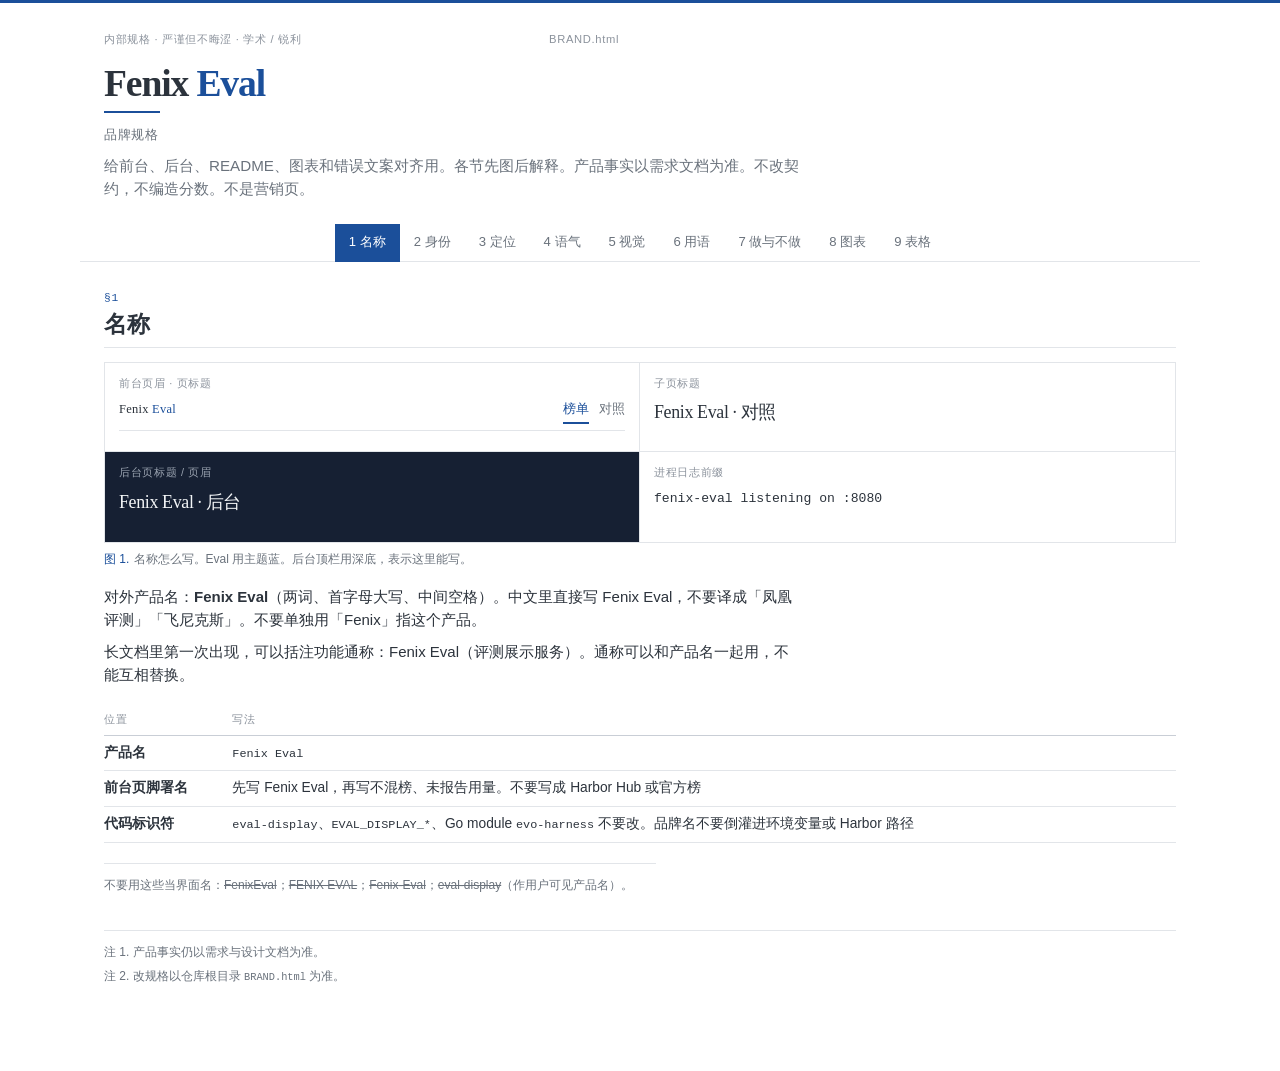
<file: BRAND.html>
<!DOCTYPE html>
<html lang="zh-CN">
<head>
  <meta charset="utf-8" />
  <meta name="viewport" content="width=device-width, initial-scale=1" />
  <title>Fenix Eval · 品牌规格</title>
  <style>
    :root {
      --bg: #ffffff;
      --paper: #ffffff;
      --surface: #f3f5f7;
      --ink: #2c333c;
      --muted: #6a727c;
      --faint: #8b929c;
      --line: #e2e5e9;
      --line-strong: #c9ced6;
      --accent: #1b4f9a;
      --ok: #2f5d3a;
      --better: #2f9e44;
      --better-fill: rgba(47, 158, 68, 0.12);
      --admin-head: #162033;
      --danger: #9b2c2c;
      --serif: "Iowan Old Style", Palatino, "Songti SC", "Noto Serif SC", serif;
      --sans: "Avenir Next", "Helvetica Neue", "PingFang SC", "Noto Sans SC", sans-serif;
      --mono: "SF Mono", ui-monospace, Menlo, Consolas, monospace;
      --col: 1120px;
      --radius: 0;
    }

    * { box-sizing: border-box; border-radius: var(--radius); }

    html, body {
      margin: 0;
      background: var(--bg);
      color: var(--ink);
    }

    body {
      font-family: var(--sans);
      font-size: 15px;
      line-height: 1.5;
      min-height: 100vh;
      font-variant-numeric: tabular-nums;
    }

    .brand-bar {
      position: sticky;
      top: 0;
      z-index: 3;
      height: 3px;
      background: var(--accent);
    }

    a { color: var(--accent); text-decoration: none; }
    a:hover { text-decoration: underline; text-underline-offset: 2px; }
    a:focus-visible,
    .tabs [role="tab"]:focus-visible {
      outline: 1px solid var(--accent);
      outline-offset: 2px;
    }

    .tabs [role="tab"][aria-selected="true"]:focus-visible {
      outline-color: var(--ink);
    }

    code, .mono {
      font-family: var(--mono);
      font-size: 0.86em;
      font-variant-numeric: tabular-nums;
    }

    .wrap {
      max-width: var(--col);
      margin: 0 auto;
      padding: 28px 24px 80px;
    }

    .mast { padding-bottom: 4px; }

    .kicker {
      display: flex;
      justify-content: space-between;
      flex-wrap: wrap;
      gap: 6px 24px;
      margin: 0 0 14px;
      font-size: 0.7rem;
      letter-spacing: 0.06em;
      color: var(--faint);
    }

    .lockup {
      margin: 0 0 6px;
      font-family: var(--serif);
      font-size: clamp(1.85rem, 4vw, 2.35rem);
      font-weight: 600;
      letter-spacing: -0.03em;
      line-height: 1.15;
    }

    .lockup .word-eval { color: var(--accent); font-style: normal; }

    .lockup-rule {
      width: 3.5rem;
      height: 2px;
      margin: 0 0 12px;
      background: var(--accent);
    }

    .mast h1 {
      margin: 0 0 10px;
      font-size: 0.82rem;
      font-weight: 500;
      letter-spacing: 0.04em;
      color: var(--muted);
    }

    .lede {
      max-width: 46em;
      margin: 0 0 20px;
      color: var(--muted);
      font-size: 0.95rem;
    }

    .tabbar {
      position: sticky;
      top: 3px;
      z-index: 2;
      background: var(--bg);
      margin: 0 -24px;
      padding: 0 24px;
      border-bottom: 1px solid var(--line);
    }

    .tabs {
      display: flex;
      justify-content: center;
      flex-wrap: wrap;
      gap: 0;
      margin: 0;
      padding: 0;
      list-style: none;
    }

    .tabs [role="tab"] {
      appearance: none;
      -webkit-appearance: none;
      background: transparent;
      border: 0;
      border-bottom: 3px solid transparent;
      margin: 0 0 -1px;
      padding: 10px 14px 9px;
      font-family: inherit;
      font-size: 0.82rem;
      line-height: 1.2;
      color: var(--muted);
      cursor: pointer;
    }

    .tabs [role="tab"]:hover { color: var(--accent); }

    .tabs [role="tab"][aria-selected="true"] {
      background: var(--accent);
      color: #ffffff;
      border-bottom-color: var(--accent);
      font-weight: 500;
    }

    .tabs [role="tab"][aria-selected="true"]:hover { color: #ffffff; }

    .panel { margin: 28px 0 0; }
    .panel[hidden] { display: none; }

    .spec-split {
      display: grid;
      grid-template-columns: minmax(0, 1.2fr) minmax(16rem, 0.8fr);
      gap: 18px 32px;
      align-items: start;
      margin: 0 0 20px;
    }

    .spec-split .chart-spec {
      max-width: none;
    }

    .spec-split .plot-frame {
      max-width: none;
    }

    .spec-copy h3:first-child { margin-top: 0; }
    .spec-copy p,
    .spec-copy ol,
    .spec-copy ul { max-width: none; }

    .sec-label {
      margin: 0 0 4px;
      font-family: var(--mono);
      font-size: 0.7rem;
      letter-spacing: 0.08em;
      color: var(--accent);
    }

    h2 {
      margin: 0 0 14px;
      padding: 0 0 8px;
      border-bottom: 1px solid var(--line);
      font-family: var(--serif);
      font-size: 1.45rem;
      font-weight: 600;
      letter-spacing: -0.02em;
      line-height: 1.2;
      color: var(--ink);
    }

    h3 {
      margin: 24px 0 8px;
      font-family: var(--serif);
      font-size: 1.02rem;
      font-weight: 600;
    }

    p { margin: 0 0 10px; max-width: 46em; }
    p.wide { max-width: none; }

    .note {
      max-width: 46em;
      margin: 12px 0 0;
      padding: 0 0 0 12px;
      border-left: 2px solid var(--accent);
      color: var(--ink);
      font-size: 0.88rem;
    }

    .quote {
      margin: 0;
      padding: 0 0 0 12px;
      border-left: 2px solid var(--accent);
      font-family: var(--serif);
      font-size: 1.05rem;
      line-height: 1.45;
      max-width: 42em;
    }

    figure {
      margin: 14px 0 18px;
    }

    figcaption {
      margin: 8px 0 0;
      font-size: 0.75rem;
      line-height: 1.45;
      color: var(--muted);
      max-width: 46em;
    }

    figcaption .n {
      color: var(--accent);
      font-weight: 500;
      margin-right: 0.35em;
    }

    table {
      width: 100%;
      border-collapse: collapse;
      font-size: 0.86rem;
      margin: 8px 0 4px;
    }

    th, td {
      text-align: left;
      vertical-align: top;
      padding: 7px 10px 7px 0;
      border-bottom: 1px solid var(--line);
    }

    th {
      font-size: 0.68rem;
      letter-spacing: 0.06em;
      text-transform: uppercase;
      font-weight: 500;
      color: var(--faint);
      border-bottom: 1px solid var(--line-strong);
    }

    td:first-child { font-weight: 600; white-space: nowrap; }
    td.mono, th.mono { font-family: var(--mono); font-weight: 400; }

    .scroll { overflow-x: auto; }

    ul, ol { margin: 0 0 10px; padding-left: 1.15em; max-width: 46em; }
    li { margin: 0 0 4px; }

    .compact { font-size: 0.88rem; }
    .compact li { margin: 0 0 3px; }

    .fn {
      margin: 16px 0 0;
      padding-top: 12px;
      border-top: 1px solid var(--line);
      color: var(--muted);
      font-size: 0.75rem;
      max-width: 46em;
    }

    .lockups {
      display: grid;
      grid-template-columns: repeat(2, minmax(0, 1fr));
      gap: 0;
      margin: 0;
      border: 1px solid var(--line);
    }

    .lock-card {
      background: var(--paper);
      border: 0;
      border-right: 1px solid var(--line);
      border-bottom: 1px solid var(--line);
      padding: 12px 14px;
      min-height: 5.6rem;
    }

    .lock-card:nth-child(2n) { border-right: 0; }
    .lock-card:nth-last-child(-n+2) { border-bottom: 0; }

    .lock-card .where {
      margin: 0 0 8px;
      font-size: 0.68rem;
      letter-spacing: 0.06em;
      color: var(--faint);
    }

    .lock-card .sample {
      font-family: var(--serif);
      font-size: 1.12rem;
      letter-spacing: -0.02em;
    }

    .lock-card.log .sample {
      font-family: var(--mono);
      font-size: 0.82rem;
      letter-spacing: 0;
    }

    .lock-card.admin {
      background: var(--admin-head);
      color: #f3f5f7;
    }

    .lock-card.admin .where { color: #9aa3b0; }
    .lock-card.admin .sample { color: #f3f5f7; }

    .mini-nav {
      display: flex;
      align-items: baseline;
      justify-content: space-between;
      gap: 16px;
      padding-bottom: 6px;
      border-bottom: 1px solid var(--line);
    }

    .mini-brand {
      font-family: var(--serif);
      font-size: 0.78rem;
      letter-spacing: 0.02em;
      color: var(--ink);
    }

    .mini-brand .word-eval { color: var(--accent); }

    .mini-links {
      display: flex;
      gap: 10px;
      font-size: 0.8rem;
      color: var(--muted);
    }

    .mini-links span[aria-current] {
      color: var(--accent);
      padding-bottom: 4px;
      border-bottom: 2px solid var(--accent);
    }

    .hero-swatch { margin: 8px 0 20px; }

    .hero-face {
      display: flex;
      flex-direction: column;
      justify-content: flex-end;
      min-height: 200px;
      padding: 20px 24px;
      background: var(--accent);
      color: #ffffff;
    }

    .hero-kicker {
      font-size: 0.7rem;
      letter-spacing: 0.14em;
      text-transform: uppercase;
      font-weight: 500;
    }

    .hero-hex {
      margin-top: 8px;
      font-family: var(--mono);
      font-size: clamp(2.2rem, 5.5vw, 3.1rem);
      font-variant-numeric: tabular-nums;
      letter-spacing: 0;
      line-height: 1.05;
    }

    .hero-meta {
      margin-top: 6px;
      font-family: var(--mono);
      font-size: 0.78rem;
      font-variant-numeric: tabular-nums;
    }

    .token .sw {
      display: inline-block;
      width: 0.9em;
      height: 0.9em;
      margin-right: 0.45em;
      vertical-align: -0.1em;
      border: 1px solid var(--line);
    }

    .token .sw.ink { border-color: #2c333c; }
    .token .sw.line { background: #e2e5e9; }
    .type-specimen {
      border: 1px solid var(--line);
      padding: 12px 14px;
    }

    .type-specimen .row {
      margin: 0 0 8px;
      padding-bottom: 8px;
      border-bottom: 1px solid var(--line);
    }

    .type-specimen .row:last-of-type {
      margin: 0;
      padding-bottom: 0;
      border-bottom: 0;
    }

    .type-specimen .serif {
      font-family: var(--serif);
      font-size: 1.35rem;
      letter-spacing: -0.02em;
    }

    .type-specimen .sans { font-size: 1rem; }
    .type-specimen .nums {
      font-variant-numeric: tabular-nums;
      font-size: 1.15rem;
      letter-spacing: 0.02em;
      font-family: var(--mono);
    }

    .type-specimen .meta {
      margin: 2px 0 0;
      font-size: 0.7rem;
      color: var(--faint);
    }

    .chart-demo {
      display: grid;
      grid-template-columns: 1fr;
      gap: 16px;
      align-items: start;
    }

    .plot {
      background: #fff;
      border: 1px solid var(--line);
      padding: 8px 8px 4px;
      max-width: 420px;
    }

    .plot svg { display: block; width: 100%; height: auto; }

    .legend { font-size: 0.86rem; }
    .legend p { max-width: none; margin: 0 0 8px; color: var(--muted); }
    .legend h3 { margin: 0 0 8px; font-size: 0.95rem; }

    .palette {
      display: grid;
      grid-template-columns: repeat(4, minmax(0, 1fr));
      gap: 0;
      margin: 8px 0 10px;
      border: 1px solid var(--line);
    }

    .dot {
      display: flex;
      align-items: center;
      gap: 6px;
      padding: 5px 6px;
      border-right: 1px solid var(--line);
      border-bottom: 1px solid var(--line);
      font-family: var(--mono);
      font-size: 0.68rem;
      font-variant-numeric: tabular-nums;
      color: var(--muted);
    }

    .dot i {
      display: block;
      width: 10px;
      height: 10px;
      flex: 0 0 10px;
      border: 1px solid transparent;
    }

    .admin-bar {
      background: var(--admin-head);
      color: #f3f5f7;
      padding: 10px 12px;
      display: flex;
      justify-content: space-between;
      align-items: center;
      font-family: var(--serif);
      font-size: 0.95rem;
    }

    .admin-bar span { color: #9aa3b0; font-family: var(--sans); font-size: 0.78rem; }

    .vocab td.no { color: var(--muted); font-weight: 400; }
    .vocab code { border: 1px solid var(--line); padding: 0 3px; }

    .dodont td { width: 50%; font-weight: 400; }
    .dodont td:first-child { font-weight: 400; white-space: normal; }
    .dodont ul { margin: 0; padding-left: 1.1em; max-width: none; }
    .dodont li { font-size: 0.86rem; }

    footer.doc {
      margin-top: 36px;
      padding-top: 12px;
      border-top: 1px solid var(--line);
      color: var(--muted);
      font-size: 0.75rem;
    }

    footer.doc p { max-width: 46em; margin: 0 0 6px; }

    .fields {
      margin: 0 0 10px;
      font-size: 0.82rem;
    }

    .fields code {
      border: 1px solid var(--line);
      padding: 1px 4px;
    }

    .chart-spec {
      border: 1px solid var(--line);
      background: var(--paper);
      padding: 8px 8px 6px;
      max-width: 640px;
    }

    .chart-spec-chrome {
      display: flex;
      flex-direction: column;
      align-items: center;
      gap: 4px;
      margin: 0 0 6px;
    }

    .chart-spec-chrome .lbl {
      font-size: 0.62rem;
      letter-spacing: 0.08em;
      text-transform: uppercase;
      color: var(--faint);
    }

    .spec-seg {
      display: inline-flex;
      border: 1px solid var(--line-strong);
      background: #fff;
    }

    .spec-seg span {
      padding: 3px 9px;
      border-right: 1px solid var(--line-strong);
      font-size: 0.72rem;
      color: var(--muted);
    }

    .spec-seg span:last-child { border-right: 0; }
    .spec-seg span.on {
      background: var(--accent);
      color: #fff;
    }

    .chart-spec-body {
      display: grid;
      grid-template-columns: minmax(0, 1fr) 8.25rem;
      gap: 4px 10px;
      align-items: start;
    }

    .plot-frame {
      position: relative;
      min-width: 0;
      max-width: 460px;
    }

    .plot-frame svg { display: block; width: 100%; height: auto; }

    .plot-frame .mark { cursor: default; }

    .chart-spec-legend {
      font-size: 0.68rem;
      color: var(--muted);
      padding-top: 4px;
    }

    .chart-spec-legend p {
      margin: 0 0 6px;
      font-size: 0.62rem;
      max-width: none;
    }

    .leg-row {
      display: flex;
      align-items: center;
      gap: 6px;
      margin: 0 0 4px;
      color: var(--ink);
      font-size: 0.7rem;
    }

    .leg-row i {
      display: block;
      width: 8px;
      height: 8px;
      flex: 0 0 8px;
    }

    .leg-row i.hollow {
      background: #fff;
      border: 1px solid #2f9e44;
      box-sizing: border-box;
    }

    .spec-tip {
      background: #fff;
      border: 1px solid var(--line-strong);
      box-shadow: none;
      padding: 8px 10px 6px;
      max-width: 18rem;
    }

    .spec-tip.float {
      position: absolute;
      z-index: 4;
      min-width: 14rem;
      max-width: 18rem;
      pointer-events: none;
    }

    .spec-tip h3 {
      margin: 0 0 6px;
      font-family: var(--sans);
      font-size: 0.68rem;
      font-weight: 500;
      letter-spacing: 0.08em;
      text-transform: uppercase;
      color: var(--faint);
    }

    .spec-tip .who {
      margin: 0 0 8px;
      font-weight: 600;
      font-size: 0.88rem;
    }

    .spec-tip dl {
      display: grid;
      grid-template-columns: 6.4em 1fr;
      gap: 3px 10px;
      margin: 0 0 8px;
      font-size: 0.78rem;
    }

    .spec-tip dt { color: var(--muted); margin: 0; }
    .spec-tip dd { margin: 0; }

    .spec-tip .unrep-note {
      margin: 0 0 8px;
      padding: 0 0 0 8px;
      border-left: 2px solid var(--accent);
      color: var(--ink);
      font-size: 0.75rem;
    }

    .spec-tip .usage {
      margin: 0;
      padding: 0;
      list-style: none;
      font-size: 0.75rem;
      font-variant-numeric: tabular-nums;
    }

    .spec-tip .usage li {
      display: flex;
      justify-content: space-between;
      gap: 12px;
      margin: 0;
      padding: 4px 0;
      border-top: 1px solid var(--line);
    }

    .spec-tip .reported {
      margin: 0 0 8px;
      font-size: 0.75rem;
      color: var(--muted);
    }

    .tip-row {
      display: grid;
      grid-template-columns: repeat(2, minmax(0, 18rem));
      gap: 12px;
      align-items: start;
    }

    .visually-hidden {
      position: absolute;
      width: 1px;
      height: 1px;
      padding: 0;
      margin: -1px;
      overflow: hidden;
      clip: rect(0, 0, 0, 0);
      white-space: nowrap;
      border: 0;
    }

    .jobs-spec {
      font-size: 0.8rem;
      margin: 0;
    }

    .jobs-spec th {
      text-transform: none;
      letter-spacing: 0.02em;
    }

    .jobs-spec th,
    .jobs-spec td {
      padding: 8px 10px 8px 0;
      vertical-align: top;
    }

    .jobs-spec td:first-child,
    .jobs-spec th:first-child {
      font-weight: 400;
      white-space: nowrap;
      width: 3rem;
      padding-left: 14px;
      padding-right: 12px;
      vertical-align: top;
    }

    .jobs-spec th.pick {
      font-size: 0.68rem;
    }

    .jobs-spec th.num,
    .jobs-spec td.num {
      text-align: right;
      font-variant-numeric: tabular-nums;
      font-weight: 400;
      white-space: nowrap;
    }

    .jobs-spec .tick {
      display: block;
      width: 12px;
      height: 12px;
      margin-top: 4px;
      border: 1px solid var(--line-strong);
      background: #fff;
    }

    .jobs-spec .tick.on {
      border-color: var(--accent);
      background: var(--accent);
    }

    .jobs-spec .tick.on::after {
      content: "";
      display: block;
      width: 6px;
      height: 3px;
      margin: 2px 0 0 2px;
      border-left: 1.5px solid #fff;
      border-bottom: 1.5px solid #fff;
      transform: rotate(-45deg);
    }

    .jobs-spec .job-name {
      font-weight: 600;
      color: var(--accent);
    }

    .jobs-spec .jid {
      display: block;
      font-family: var(--mono);
      font-size: 0.68rem;
      font-weight: 400;
      color: var(--muted);
      margin-top: 2px;
    }

    .jobs-spec .unrep {
      display: block;
      margin-top: 2px;
      font-size: 0.68rem;
      letter-spacing: 0.04em;
      color: var(--accent);
    }

    .jobs-spec tbody tr {
      background: #fff;
    }

    .jobs-spec tbody tr:hover {
      background: var(--surface);
    }

    .jobs-spec tbody tr.is-on {
      background: var(--surface);
      box-shadow: inset 2px 0 0 var(--accent);
    }

    .table-key {
      display: flex;
      flex-wrap: wrap;
      gap: 8px 18px;
      margin: 8px 0 0;
      font-size: 0.75rem;
      color: var(--muted);
    }

    .table-key b { color: var(--ink); font-weight: 500; }

    .empty-spec {
      border: 1px solid var(--line);
      background: #fff;
      padding: 36px 16px;
      text-align: center;
      color: var(--muted);
      font-size: 0.88rem;
    }

    .empty-spec p { margin: 0 auto; max-width: 36em; }

    @media (max-width: 860px) {
      .lockups, .chart-demo, .palette, .chart-spec-body, .tip-row, .spec-split { grid-template-columns: 1fr; }
      .lock-card { border-right: 0; }
      .lock-card:nth-last-child(-n+2) { border-bottom: 1px solid var(--line); }
      .lock-card:last-child { border-bottom: 0; }
      .plot { max-width: none; }
      td:first-child { white-space: normal; }
      .tabs [role="tab"] { padding: 8px 10px 7px; font-size: 0.78rem; }
      .hero-face { min-height: 160px; padding: 16px; }
    }

    @media print {
      body { background: #fff; }
      .wrap { padding: 0; }
      .brand-bar, .hero-face, .tabs [role="tab"][aria-selected="true"] {
        print-color-adjust: exact;
        -webkit-print-color-adjust: exact;
      }
      .tabbar { position: static; }
      .panel[hidden] { display: block !important; }
      .panel { break-inside: avoid; margin-top: 28px; }
      .spec-tip.float { display: none !important; }
      a { color: inherit; }
    }
  </style>
</head>
<body>
  <div class="brand-bar" aria-hidden="true"></div>
  <div class="wrap">
    <header class="mast">
      <p class="kicker">
        <span>内部规格 · 严谨但不晦涩 · 学术 / 锐利</span>
        <span>BRAND.html</span>
      </p>
      <p class="lockup">Fenix <span class="word-eval">Eval</span></p>
      <div class="lockup-rule" aria-hidden="true"></div>
      <h1>品牌规格</h1>
      <p class="lede">
        给前台、后台、README、图表和错误文案对齐用。各节先图后解释。产品事实以需求文档为准。不改契约，不编造分数。不是营销页。
      </p>
    </header>

    <div class="tabbar">
      <div class="tabs" role="tablist" aria-label="品牌规格章节">
        <button type="button" role="tab" id="tab-name" data-id="name" aria-controls="panel-name" aria-selected="true" tabindex="0">1 名称</button>
        <button type="button" role="tab" id="tab-identity" data-id="identity" aria-controls="panel-identity" aria-selected="false" tabindex="-1">2 身份</button>
        <button type="button" role="tab" id="tab-place" data-id="place" aria-controls="panel-place" aria-selected="false" tabindex="-1">3 定位</button>
        <button type="button" role="tab" id="tab-voice" data-id="voice" aria-controls="panel-voice" aria-selected="false" tabindex="-1">4 语气</button>
        <button type="button" role="tab" id="tab-visual" data-id="visual" aria-controls="panel-visual" aria-selected="false" tabindex="-1">5 视觉</button>
        <button type="button" role="tab" id="tab-vocab" data-id="vocab" aria-controls="panel-vocab" aria-selected="false" tabindex="-1">6 用语</button>
        <button type="button" role="tab" id="tab-rules" data-id="rules" aria-controls="panel-rules" aria-selected="false" tabindex="-1">7 做与不做</button>
        <button type="button" role="tab" id="tab-chart" data-id="chart" aria-controls="panel-chart" aria-selected="false" tabindex="-1">8 图表</button>
        <button type="button" role="tab" id="tab-table" data-id="table" aria-controls="panel-table" aria-selected="false" tabindex="-1">9 表格</button>
      </div>
    </div>

    <section class="panel" id="panel-name" role="tabpanel" aria-labelledby="tab-name">
      <p class="sec-label">§1</p>
      <h2>名称</h2>
      <figure>
        <div class="lockups">
          <article class="lock-card">
            <p class="where">前台页眉 · 页标题</p>
            <div class="mini-nav" aria-hidden="true">
              <span class="mini-brand">Fenix <span class="word-eval">Eval</span></span>
              <div class="mini-links">
                <span aria-current="page">榜单</span>
                <span>对照</span>
              </div>
            </div>
          </article>
          <article class="lock-card">
            <p class="where">子页标题</p>
            <p class="sample">Fenix Eval · 对照</p>
          </article>
          <article class="lock-card admin">
            <p class="where">后台页标题 / 页眉</p>
            <p class="sample">Fenix Eval · 后台</p>
          </article>
          <article class="lock-card log">
            <p class="where">进程日志前缀</p>
            <p class="sample">fenix-eval listening on :8080</p>
          </article>
        </div>
        <figcaption><span class="n">图 1.</span>名称怎么写。Eval 用主题蓝。后台顶栏用深底，表示这里能写。</figcaption>
      </figure>
      <p>对外产品名：<strong>Fenix Eval</strong>（两词、首字母大写、中间空格）。中文里直接写 Fenix Eval，不要译成「凤凰评测」「飞尼克斯」。不要单独用「Fenix」指这个产品。</p>
      <p>长文档里第一次出现，可以括注功能通称：Fenix Eval（评测展示服务）。通称可以和产品名一起用，不能互相替换。</p>

      <div class="scroll">
        <table>
          <thead>
            <tr><th>位置</th><th>写法</th></tr>
          </thead>
          <tbody>
            <tr><td>产品名</td><td><code>Fenix Eval</code></td></tr>
            <tr><td>前台页脚署名</td><td>先写 Fenix Eval，再写不混榜、未报告用量。不要写成 Harbor Hub 或官方榜</td></tr>
            <tr><td>代码标识符</td><td><code>eval-display</code>、<code>EVAL_DISPLAY_*</code>、Go module <code>evo-harness</code> 不要改。品牌名不要倒灌进环境变量或 Harbor 路径</td></tr>
          </tbody>
        </table>
      </div>

      <p class="fn">不要用这些当界面名：<s>FenixEval</s>；<s>FENIX EVAL</s>；<s>Fenix-Eval</s>；<s>eval-display</s>（作用户可见产品名）。</p>
    </section>

    <section class="panel" id="panel-identity" role="tabpanel" aria-labelledby="tab-identity" hidden>
      <p class="sec-label">§2</p>
      <h2>一句话身份</h2>
      <blockquote class="quote">
        Fenix Eval 收录已经跑完的 Harbor 作业，按 <code>job_id</code> 列出我方榜、完成度和用量。它不是官方 DeepSWE 排名。
      </blockquote>
      <p style="margin-top:14px;">完成度 = 该作业已入库 trial 的 <code>reward</code> 均值（只有 0 或 1）。用量 = token、成本、步数五个字段，接口里始终出现。</p>
      <p>给技术组长和评测执行用：判断私有模型接入 AOS 之后，问题在 AOS 还是客户侧。也可以给 COS 优化和 AOS 引擎背书提供可引用的对照。</p>
      <p>第 1 层先做到：<strong>有 job/trial id 可查、Pass@1 可复算、用量字段始终出现</strong>。Harbor JSON 里没有的 GPU × 引擎消耗、COS 档位、AOS 编排路径，界面不要猜。不要发明 token、cost、步数、ROI 或 COS SKU。</p>
    </section>

    <section class="panel" id="panel-place" role="tabpanel" aria-labelledby="tab-place" hidden>
      <p class="sec-label">§3</p>
      <h2>相对 Harbor / Pier / DeepSWE 的位置</h2>
      <div class="scroll">
        <table>
          <thead>
            <tr><th>名称</th><th>它是什么</th><th>本产品怎么叫</th></tr>
          </thead>
          <tbody>
            <tr><td>Harbor</td><td>评测 runner；官方 CLI 执行和 <code>upload</code></td><td>兼容上传入口，<strong>不是</strong>第二套 runner。不调用 <code>harbor run</code>，不复刻 Hub</td></tr>
            <tr><td>Pier</td><td>一种执行器；对照包由它产出 Harbor 目录</td><td>写在 overlay 的 runner 里。不要把 Pier 说成本产品</td></tr>
            <tr><td>DeepSWE 官网榜</td><td>Pier + <code>mini-swe-agent</code> + Modal，另一套协议</td><td><strong>不可比</strong>。Harbor / Peri / COS 作业的完成度不能写成该榜成绩</td></tr>
            <tr><td>Fenix Eval</td><td>我方结果面：ingest、S3、SQLite、读接口、后台 overlay</td><td>「我方榜」。分数按已入库 trial 自算</td></tr>
          </tbody>
        </table>
      </div>
      <p>Harbor 作业和官方 Pier / DeepSWE 榜<strong>不可比</strong>。不要把这边的完成度写成那边的成绩。</p>
      <p class="fn">对照包 <code>deepswe-peri-3142</code> 只用来验收 ingest。69/113、20/44 是该包的实测聚合，不是产品承诺，也不是 Pier 官方榜。对外引用要带 id，并注明不是 Pier 官方算法。<code>incomparability</code> 用来写清为什么不可比，不用来抬高分数。</p>
    </section>

    <section class="panel" id="panel-voice" role="tabpanel" aria-labelledby="tab-voice" hidden>
      <p class="sec-label">§4</p>
      <h2>语气</h2>
      <p>官方语气：<strong>严谨，但不晦涩。</strong></p>
      <h3>严谨</h3>
      <ol class="compact">
        <li>用书面语。不推销，不用「赋能」「一站式」「领先」。</li>
        <li>术语固定：完成度、未报告用量、榜单、harness。</li>
        <li>缺省填的 0 不要写成测得 0。未报告就写未报告；不可比就写不可比。</li>
        <li>Harbor 作业与官方 Pier / DeepSWE 榜不可比。禁止混榜。</li>
        <li>完成度的分母是已入库 trial。榜单均值是各作业完成度的算术平均，不是把 trial 混在一起再算。</li>
      </ol>
      <h3>不晦涩</h3>
      <ol class="compact">
        <li>句子短。先说结论，再补限定。</li>
        <li>必要术语第一次出现，用一句人话解释。例如：完成度 = 该作业已入库 trial 的 reward 均值。</li>
        <li>少用「之 / 其 / 所谓」和绕弯的长从句。</li>
        <li>图表和表的规则写成「要这样做 / 不要那样」，不要写成论文摘要。</li>
        <li>规格板和界面：先图后解释。宽屏图在左、说明在右，不要让右栏空着。</li>
      </ol>
      <p class="fn">错误文案示例：<code>后台令牌无效或未填写。</code> Harbor 面保留 <code>PGRST202</code> 等 CLI 标识。后台删除要写清不可恢复。不要用「Oops」。</p>
    </section>

    <section class="panel" id="panel-visual" role="tabpanel" aria-labelledby="tab-visual" hidden>
      <p class="sec-label">§5</p>
      <h2>视觉</h2>
      <figure class="hero-swatch">
        <div class="hero-face">
          <span class="hero-kicker">主题色</span>
          <span class="hero-hex">#1b4f9a</span>
          <span class="hero-meta">--accent · RGB 27 79 154</span>
        </div>
        <figcaption><span class="n">图 2.</span>主题蓝。用在顶栏细条、选中标签、名称里的 Eval、链接和「未报告」标记。页底是白。不要把整页铺成蓝色。</figcaption>
      </figure>
      <p>调性：学术、锐利、严格、可视化。这是排版，不是让文案掉书袋。主题色是蓝 <code>#1b4f9a</code>。页底是白，灰做辅助文字和分割。蓝只做切边（顶栏细条、选中标签、下划线、左边线），不要半透明铺底。绿色 <code>#2f9e44</code> 只用于散点「右上更优」的底，不是品牌主色。不要画凤凰或火焰。栏宽约 <code>1120px</code>。</p>

      <h3>5.1 前台（默认）</h3>

      <div class="scroll">
        <table class="token">
          <thead>
            <tr><th>角色</th><th>色值</th><th>变量</th><th>用途</th></tr>
          </thead>
          <tbody>
            <tr>
              <td>主题色</td>
              <td class="mono"><span class="sw" style="background:#1b4f9a;border-color:#1b4f9a;"></span>#1b4f9a</td>
              <td class="mono">--accent</td>
              <td>切边与强调；见图 2</td>
            </tr>
            <tr>
              <td>页底</td>
              <td class="mono"><span class="sw" style="background:#ffffff;"></span>#ffffff</td>
              <td class="mono">--bg / --paper</td>
              <td>页面与卡片</td>
            </tr>
            <tr>
              <td>辅助底</td>
              <td class="mono"><span class="sw" style="background:#f3f5f7;"></span>#f3f5f7</td>
              <td class="mono">--surface</td>
              <td>弱底、次级表面</td>
            </tr>
            <tr>
              <td>正文</td>
              <td class="mono"><span class="sw ink" style="background:#2c333c;"></span>#2c333c</td>
              <td class="mono">--ink</td>
              <td>正文</td>
            </tr>
            <tr>
              <td>辅助文字</td>
              <td class="mono"><span class="sw" style="background:#6a727c;"></span>#6a727c / #8b929c</td>
              <td class="mono">--muted / --faint</td>
              <td>说明、标签、轴文字</td>
            </tr>
            <tr>
              <td>分割</td>
              <td class="mono"><span class="sw line"></span>#e2e5e9 / #c9ced6</td>
              <td class="mono">--line</td>
              <td>细线、发丝网格</td>
            </tr>
            <tr>
              <td>图表语义</td>
              <td class="mono"><span class="sw" style="background:#2f5d3a;border-color:#2f5d3a;"></span>#2f5d3a</td>
              <td class="mono">--ok</td>
              <td>trial 通过字色</td>
            </tr>
            <tr>
              <td>图表语义</td>
              <td class="mono"><span class="sw" style="background:rgba(47,158,68,0.12);"></span>#2f9e44 · 约 12%</td>
              <td class="mono">更优区</td>
              <td>散点右上角的底。表示更优，不是品牌主色</td>
            </tr>
          </tbody>
        </table>
      </div>
      <p class="fn">不要把更优区的绿、或 harness 循环色，当作品牌主色。</p>

      <figure>
        <div class="type-specimen">
          <div class="row">
            <div class="serif">完成度与对照</div>
            <p class="meta">标题 · "Iowan Old Style", Palatino, "Songti SC", serif</p>
          </div>
          <div class="row">
            <div class="sans">一行一个 job_id，不混榜。</div>
            <p class="meta">正文 · "Avenir Next", "Helvetica Neue", "PingFang SC", "Noto Sans SC", sans-serif</p>
          </div>
          <div class="row">
            <div class="nums">0123456789  #1b4f9a</div>
            <p class="meta">数字与色值 · tabular-nums · 等宽</p>
          </div>
        </div>
        <figcaption><span class="n">图 3.</span>字体样张。栏宽约 1120px。</figcaption>
      </figure>
      <h3>字体</h3>
      <p>标题用衬线，正文用无衬线，数字用等宽表列。</p>

      <h3>5.2 散点与 harness 色</h3>
      <div class="chart-demo">
        <figure class="plot">
          <svg viewBox="0 0 260 200" role="img" aria-labelledby="plot-title plot-desc">
            <title id="plot-title">散点示意：右上更优</title>
            <desc id="plot-desc">纵轴是完成度，向上更高。横轴消耗向右更少。右上更好。空心点表示未报告用量。点位是编的，不是实测。</desc>
            <rect x="132" y="18" width="92" height="92" fill="rgba(47,158,68,0.12)" />
            <text x="178" y="34" text-anchor="middle" fill="#2f5d3a" font-size="9" font-family="Avenir Next, Helvetica Neue, PingFang SC, sans-serif">右上更优</text>
            <line x1="28" y1="168" x2="232" y2="168" stroke="#c9ced6" stroke-width="1" />
            <line x1="28" y1="168" x2="28" y2="14" stroke="#c9ced6" stroke-width="1" />
            <polygon points="28,14 25,22 31,22" fill="#8b929c" />
            <polygon points="232,168 224,165 224,171" fill="#8b929c" />
            <text x="10" y="96" fill="#8b929c" font-size="8" font-family="Avenir Next, Helvetica Neue, PingFang SC, sans-serif" transform="rotate(-90 10 96)">Y 完成度</text>
            <text x="130" y="188" text-anchor="middle" fill="#8b929c" font-size="8" font-family="Avenir Next, Helvetica Neue, PingFang SC, sans-serif">X 消耗（向右更少）</text>
            <rect x="58" y="118" width="6" height="6" fill="#7950f2" />
            <rect x="96" y="88" width="6" height="6" fill="#f76707" />
            <rect x="148" y="48" width="6" height="6" fill="#2f9e44" />
            <rect x="188" y="38" width="6" height="6" fill="#1c7ed6" />
            <rect x="214" y="148" width="6" height="6" fill="none" stroke="#2c333c" stroke-width="1.2" />
            <text x="222" y="142" fill="#6a727c" font-size="8" font-family="Avenir Next, Helvetica Neue, PingFang SC, sans-serif" text-anchor="end">未报告</text>
          </svg>
          <figcaption><span class="n">图 4.</span>坐标怎么读（示意，不是实测）。完整样子见图 6、图 7。</figcaption>
        </figure>
        <aside class="legend">
          <h3>规则</h3>
          <ul class="compact">
            <li>一个点 = 一对 model · harness。harness 就是 agent（<code>agent_name</code>）。</li>
            <li>颜色按 harness 分，不按完成度渐变。主题蓝不要拿来给点上色。</li>
            <li>绿点仍表示 harness，不表示「更好」。更好只看坐标和右上那块底。</li>
            <li>未报告用量：空心方点，落在最右边。不要当成测得 0。详情只在悬停时出现。禁止混榜。</li>
          </ul>
          <p><a href="#chart">第 8 节</a>写图。<a href="#table">第 9 节</a>写表。</p>
          <div class="palette" aria-label="harness 调色板">
            <span class="dot"><i style="background:#2f9e44"></i>#2f9e44</span>
            <span class="dot"><i style="background:#f76707"></i>#f76707</span>
            <span class="dot"><i style="background:#7950f2"></i>#7950f2</span>
            <span class="dot"><i style="background:#1c7ed6"></i>#1c7ed6</span>
            <span class="dot"><i style="background:#e03131"></i>#e03131</span>
            <span class="dot"><i style="background:#0c8599"></i>#0c8599</span>
            <span class="dot"><i style="background:#ae3ec9"></i>#ae3ec9</span>
            <span class="dot"><i style="background:#7048e8"></i>#7048e8</span>
          </div>
        </aside>
      </div>

      <h3>5.3 后台</h3>
      <figure>
        <div class="admin-bar">
          <strong>Fenix Eval · 后台</strong>
          <span>这里能写 · 顶栏深底</span>
        </div>
        <figcaption><span class="n">图 5.</span>后台顶栏。白底灰线和前台一样，强调色仍是 <code>#1b4f9a</code>。删除用 <code>#9b2c2c</code>，不要用主题蓝。</figcaption>
      </figure>
    </section>

    <section class="panel" id="panel-vocab" role="tabpanel" aria-labelledby="tab-vocab" hidden>
      <p class="sec-label">§6</p>
      <h2>界面用语</h2>
      <div class="scroll">
        <table class="vocab">
          <thead>
            <tr><th>词</th><th>人话</th><th>不用</th></tr>
          </thead>
          <tbody>
            <tr><td>完成度</td><td>该作业已入库 trial 的 reward 均值。图上是纵轴</td><td class="no">「效果」「能力」「表现分」</td></tr>
            <tr><td>Pass@1</td><td>和完成度同一个意思；<code>reward</code> 只有 0 或 1</td><td class="no">官方榜 Pass@1；把不同作业 trial 混在一起再算</td></tr>
            <tr><td>榜单</td><td>按作业名分开的一页；一行一个 <code>job_id</code></td><td class="no">用 leaderboard 当中文标题；把多份作业合成一条榜</td></tr>
            <tr><td>对照</td><td>两个 job 并排看</td><td class="no">「PK」「对决」</td></tr>
            <tr><td>harness</td><td>执行这道题的 agent，字段是 <code>agent_name</code></td><td class="no">用对照包里为 null 的 <code>config.agent.name</code></td></tr>
            <tr><td>agent / model</td><td>身份列；以 <code>agent_info</code> / <code>model_info</code> 为准</td><td class="no">用 COS 档位名冒充 model</td></tr>
            <tr><td>未报告 / 未报告用量</td><td>源没给用量。库里的 0 是填空</td><td class="no">「测得 0」「零消耗」「零成本」</td></tr>
            <tr><td>用量</td><td>五个字段，一个都不能少</td><td class="no">省略字段；用 peri.txt 或 overlay 冒充步数</td></tr>
            <tr><td>作业 / trial</td><td>Harbor 的 job / trial</td><td class="no">「实验」「session」</td></tr>
            <tr><td>签字 / unsigned</td><td>overlay 的 <code>attestation</code></td><td class="no">「已认证官方」</td></tr>
            <tr><td>不可比说明</td><td>overlay 的 <code>incomparability</code></td><td class="no">删掉这一行，让它看起来像官方榜</td></tr>
            <tr><td>前台可见</td><td><code>listed</code></td><td class="no">「发布到官网」</td></tr>
            <tr><td>H 型 / M 型</td><td>harness 对照 vs 模型/部署档对照；<code>job_type</code> 可空</td><td class="no">没声明就把差值算在 COS 优化上</td></tr>
            <tr><td>后台</td><td><code>/admin/</code>：overlay、健康、删除</td><td class="no">「控制台运营中心」</td></tr>
          </tbody>
        </table>
      </div>
      <p>按下表用词。字段名在 API 里保持原文。用量五个字段始终列出：</p>
      <p class="fields">
        <code>n_input_tokens</code>
        <code>n_cache_tokens</code>
        <code>n_output_tokens</code>
        <code>cost_usd</code>
        <code>n_agent_steps</code>
      </p>
      <p class="fn">榜单名称取自作业名。<code>peri-3142-full</code> 和 fail44 必须分开。页脚和空态写明：不提供 peri.txt / ATIF 会话查看。</p>
    </section>

    <section class="panel" id="panel-rules" role="tabpanel" aria-labelledby="tab-rules" hidden>
      <p class="sec-label">§7</p>
      <h2>做 / 不做</h2>
      <div class="scroll">
        <table class="dodont">
          <thead>
            <tr><th>做</th><th>不做</th></tr>
          </thead>
          <tbody>
            <tr>
              <td>
                <ul>
                  <li>用户可见名称用 Fenix Eval。契约仍写 Harbor 兼容、S3/RustFS、SQLite。</li>
                  <li>文案严谨但不晦涩：术语固定，句子短，必要术语先用人话解释。</li>
                  <li>图和文案一起说清：完成度怎么算、横轴向右更少、空心点是未报告、不混榜。规格板先图后解释。</li>
                  <li>用量五个字段始终出现。未报告和测得的 0 用 <code>usage_reported</code> 区分。</li>
                  <li>引用数字时带 id，并写清不可比。后台区分「尚未 finalize」和「已在榜」。</li>
                </ul>
              </td>
              <td>
                <ul>
                  <li>自称官方 Pier / DeepSWE 榜，或把 Harbor 作业和官网榜排在一起。</li>
                  <li>发明 token、cost、步数、ROI，或用其它 job 均值、草稿 HTML 示意值去填。</li>
                  <li>发明 COS SKU、GPU 消耗、引擎质量评语。</li>
                  <li>把 peri-3142-full 和 fail44 合成一行。</li>
                  <li>用「效果」代替完成度；把缺省 0 写成测得零消耗。</li>
                  <li>营销口吻、吉祥物、为品牌去改 <code>EVAL_DISPLAY_*</code>。</li>
                  <li>点旁常驻分数气泡、糖果阴影、斑马纹表、用品牌蓝给点上色。</li>
                  <li>把本页示意图点位或表行当成实测或官方榜。</li>
                </ul>
              </td>
            </tr>
          </tbody>
        </table>
      </div>
    </section>

    <section class="panel" id="panel-chart" role="tabpanel" aria-labelledby="tab-chart" hidden>
      <p class="sec-label">§8</p>
      <h2>图表</h2>
      <div class="spec-split">
      <figure>
        <div class="chart-spec">
          <div class="chart-spec-chrome">
            <span class="lbl">X 轴</span>
            <div class="spec-seg" role="group" aria-label="X 轴分段标本，本图点位固定为 step">
              <span class="on">step</span>
              <span>cost</span>
              <span>token</span>
            </div>
          </div>
          <div class="chart-spec-body">
            <div class="plot-frame" id="plot-frame">
              <svg viewBox="0 0 420 308" role="img" aria-labelledby="fig6-title fig6-desc">
                <title id="fig6-title">散点示意图：完成度对照，右上更优</title>
                <desc id="fig6-desc">编出来的三个点。纵轴是完成度。横轴步数向右更少。右上更好。空心点是未报告用量。不是实测。</desc>
                <rect x="269" y="22" width="133" height="100.8" fill="rgba(47,158,68,0.12)" />
                <text x="335" y="38" text-anchor="middle" fill="#2f5d3a" font-size="9" font-family="Avenir Next, Helvetica Neue, PingFang SC, sans-serif">右上更优</text>
                <g stroke="#e2e5e9" stroke-width="1" fill="none">
                  <line x1="52" y1="22" x2="402" y2="22" />
                  <line x1="52" y1="82" x2="402" y2="82" />
                  <line x1="52" y1="142" x2="402" y2="142" />
                  <line x1="52" y1="202" x2="402" y2="202" />
                  <line x1="52" y1="262" x2="402" y2="262" />
                  <line x1="52" y1="22" x2="52" y2="262" />
                  <line x1="139.5" y1="22" x2="139.5" y2="262" />
                  <line x1="227" y1="22" x2="227" y2="262" />
                  <line x1="314.5" y1="22" x2="314.5" y2="262" />
                  <line x1="402" y1="22" x2="402" y2="262" />
                </g>
                <g stroke="#c9ced6" stroke-width="1" fill="none">
                  <line x1="52" y1="262" x2="402" y2="262" />
                  <line x1="52" y1="262" x2="52" y2="22" />
                </g>
                <g fill="#8b929c" font-size="9" font-family="Avenir Next, Helvetica Neue, PingFang SC, sans-serif" font-variant-numeric="tabular-nums">
                  <text x="46" y="26" text-anchor="end">100%</text>
                  <text x="46" y="86" text-anchor="end">75%</text>
                  <text x="46" y="146" text-anchor="end">50%</text>
                  <text x="46" y="206" text-anchor="end">25%</text>
                  <text x="46" y="266" text-anchor="end">0%</text>
                  <text x="402" y="276" text-anchor="middle">0</text>
                  <text x="314.5" y="276" text-anchor="middle">25</text>
                  <text x="227" y="276" text-anchor="middle">50</text>
                  <text x="139.5" y="276" text-anchor="middle">75</text>
                  <text x="52" y="276" text-anchor="middle">100</text>
                  <text x="14" y="142" text-anchor="middle" transform="rotate(-90 14 142)">完成度</text>
                  <text x="227" y="296" text-anchor="middle">步数（向右更少）</text>
                  <text x="60" y="254">示意图 · 非实测</text>
                </g>
                <g id="demo-marks">
                  <g data-job="demo-job-01">
                    <rect class="hit" x="295" y="104" width="18" height="18" fill="transparent" />
                    <rect class="mark" x="300.5" y="109.7" width="7" height="7" fill="#2f9e44" />
                  </g>
                  <g data-job="demo-job-02">
                    <rect class="hit" x="200.5" y="137.8" width="18" height="18" fill="transparent" />
                    <rect class="mark" x="206" y="143.3" width="7" height="7" fill="#f76707" />
                  </g>
                  <g data-job="demo-job-03">
                    <rect class="hit" x="390" y="157" width="18" height="18" fill="transparent" />
                    <rect class="mark" x="395" y="162.5" width="7" height="7" fill="#ffffff" stroke="#2f9e44" stroke-width="1.2" />
                  </g>
                </g>
              </svg>
              <div class="spec-tip float" id="spec-tip" hidden></div>
            </div>
            <aside class="chart-spec-legend">
              <div class="leg-row"><i style="background:#2f9e44"></i>demo-harness-a</div>
              <div class="leg-row"><i style="background:#f76707"></i>demo-harness-b</div>
              <div class="leg-row"><i class="hollow"></i>未报告用量</div>
            </aside>
          </div>
        </div>
        <figcaption><span class="n">图 6.</span>散点示意图。同一虚构榜 <code>demo-board-a</code>，三个点对应图 8 三行。平时没有常驻标注；把指针移到方点上可以看详情。X 轴分段只是控件样子，本图点位按 step 画。点位不是实测。</figcaption>
      </figure>
      <div class="spec-copy">
      <p>首页散点叫「完成度对照」。完成度 = 该作业已入库 trial 的 reward 均值。以后同类型的图也按本节做。图 6、图 7 的点是编的，不要当成 Harbor / Fenix 实测，不要抄官方榜或对照包 69/113、20/44，不要发明 COS SKU。</p>
      <h3>要这样做</h3>
      <ol class="compact">
        <li><strong>纵轴是完成度，</strong>向上更高。刻度写成百分数。</li>
        <li><strong>横轴是 step / cost / token，方向反过来。</strong>原始值向右更少，所以右上更好。step 用步数，cost 用美元，token 用三个 token 字段相加。</li>
        <li><strong>颜色表示 harness，一个点表示一对 model + harness。</strong>harness 就是 agent。主题蓝不要拿来给点上色。</li>
        <li><strong>详情只在悬停时出现。</strong>不要在点旁边常驻分数。</li>
        <li><strong>未报告用量画空心方点，</strong>落在最右边。写「未报告用量」，不要写成测得 0。</li>
        <li><strong>一图只画当前榜单。</strong><code>peri-3142-full</code> 和 fail44 必须分开画。</li>
        <li><strong>方点、1px 浅灰网格、没有阴影。</strong>更优区只用绿底 <code>#2f9e44</code>、约 12% 透明。图例放在图外右侧。</li>
        <li><strong>悬停卡片：</strong>白底、细线、没有阴影。未报告时写清：下面的 0 是源没给，不是测得的 0。</li>
        <li><strong>X 轴分段</strong>（step / cost / token）选中时用主题蓝底白字。这是控件，不是点的颜色。</li>
      </ol>
      <h3>不要那样</h3>
      <ul class="compact">
        <li>不要用「效果」当轴名。不要按完成度做颜色渐变。</li>
        <li>不要混榜。不要用点的大小表示 trial 数。不要加趋势线或动画。</li>
        <li>不要软阴影、圆角糖果点、虚线仪表盘网格。不要用品牌蓝铺更优区。</li>
      </ul>
      </div>
      </div>

      <figure>
        <div class="tip-row">
          <div class="spec-tip">
            <h3>详情</h3>
            <p class="who">demo-model-a · demo-harness-a</p>
            <dl>
              <dt>榜单</dt><dd>demo-board-a</dd>
              <dt>harness</dt><dd>demo-harness-a</dd>
              <dt>model</dt><dd>demo-model-a</dd>
              <dt>完成度</dt><dd>62.0%（Pass@1 = 31/50）</dd>
              <dt>n_trials</dt><dd>50</dd>
              <dt>step</dt><dd>28</dd>
            </dl>
            <p class="reported">已报告用量</p>
            <ul class="usage">
              <li><span>n_input_tokens</span><span>12000</span></li>
              <li><span>n_cache_tokens</span><span>800</span></li>
              <li><span>n_output_tokens</span><span>3100</span></li>
              <li><span>cost_usd</span><span>1.25</span></li>
              <li><span>n_agent_steps</span><span>28</span></li>
            </ul>
          </div>
          <div class="spec-tip">
            <h3>详情</h3>
            <p class="who">demo-model-c · demo-harness-a</p>
            <dl>
              <dt>榜单</dt><dd>demo-board-a</dd>
              <dt>harness</dt><dd>demo-harness-a</dd>
              <dt>model</dt><dd>demo-model-c</dd>
              <dt>完成度</dt><dd>40.0%（Pass@1 = 8/20）</dd>
              <dt>n_trials</dt><dd>20</dd>
              <dt>step</dt><dd>0</dd>
            </dl>
            <p class="unrep-note">未报告用量：下面的 0 是源没给，不是测得的 0。</p>
            <ul class="usage">
              <li><span>n_input_tokens</span><span>0</span></li>
              <li><span>n_cache_tokens</span><span>0</span></li>
              <li><span>n_output_tokens</span><span>0</span></li>
              <li><span>cost_usd</span><span>0</span></li>
              <li><span>n_agent_steps</span><span>0</span></li>
            </ul>
          </div>
        </div>
        <figcaption><span class="n">图 7.</span>悬停卡片样子：白底、细线、没有阴影。左是已报告用量，右是未报告。平时不出现；这是展开示意。</figcaption>
      </figure>
    </section>

    <section class="panel" id="panel-table" role="tabpanel" aria-labelledby="tab-table" hidden>
      <p class="sec-label">§9</p>
      <h2>表格</h2>
      <figure>
        <div class="scroll">
          <table class="jobs-spec">
            <thead>
              <tr>
                <th class="pick">对照</th>
                <th>作业</th>
                <th>harness</th>
                <th>model</th>
                <th class="num">完成度</th>
                <th class="num">n_trials</th>
                <th class="num">n_input_tokens</th>
                <th class="num">n_cache_tokens</th>
                <th class="num">n_output_tokens</th>
                <th class="num">cost_usd</th>
                <th class="num">n_agent_steps</th>
                <th>签字</th>
                <th>执行器</th>
              </tr>
            </thead>
            <tbody>
              <tr class="is-on">
                <td class="pick"><span class="tick on" role="img" aria-label="已勾选对照"></span></td>
                <td><span class="job-name">demo-run-flash</span><span class="jid">demo-job-01</span></td>
                <td>demo-harness-a</td>
                <td>demo-model-a</td>
                <td class="num">31/50 · 62.0%</td>
                <td class="num">50</td>
                <td class="num">12000</td>
                <td class="num">800</td>
                <td class="num">3100</td>
                <td class="num">1.25</td>
                <td class="num">28</td>
                <td>unsigned</td>
                <td>—</td>
              </tr>
              <tr>
                <td class="pick"><span class="tick" role="img" aria-label="未勾选对照"></span></td>
                <td><span class="job-name">demo-run-chat</span><span class="jid">demo-job-02</span></td>
                <td>demo-harness-b</td>
                <td>demo-model-b</td>
                <td class="num">24/50 · 48.0%</td>
                <td class="num">50</td>
                <td class="num">18600</td>
                <td class="num">0</td>
                <td class="num">4200</td>
                <td class="num">2.10</td>
                <td class="num">55</td>
                <td>unsigned</td>
                <td>—</td>
              </tr>
              <tr>
                <td class="pick"><span class="tick" role="img" aria-label="未勾选对照"></span></td>
                <td><span class="job-name">demo-run-null-usage</span><span class="jid">demo-job-03</span></td>
                <td>demo-harness-a</td>
                <td>demo-model-c</td>
                <td class="num">8/20 · 40.0%</td>
                <td class="num">20</td>
                <td class="num">0<span class="unrep">未报告</span></td>
                <td class="num">0<span class="unrep">未报告</span></td>
                <td class="num">0<span class="unrep">未报告</span></td>
                <td class="num">0<span class="unrep">未报告</span></td>
                <td class="num">0<span class="unrep">未报告</span></td>
                <td>unsigned</td>
                <td>—</td>
              </tr>
            </tbody>
          </table>
        </div>
        <p class="table-key">
          <span>本表属于榜单 <code>demo-board-a</code>（榜单在页顶标签，不在每行重复）。</span>
          <span>对照列与作业名第一行对齐；勾选框不贴选中左边线。第一行已勾选。</span>
          <span>第三行未报告用量：0 仍列出。</span>
        </p>
        <figcaption><span class="n">图 8.</span>前台作业表示意，列与线上榜单表一致。三行都是编的。文本左齐，数字右齐。不要进度条。不是实测，也不是官方榜。</figcaption>
      </figure>

      <figure>
        <div class="empty-spec">
          <p>还没有已完成且未隐藏的作业。请用 Harbor CLI 上传后再刷新。</p>
        </div>
        <figcaption><span class="n">图 9.</span>表的空态。写一句人话即可，不要插画，不要用空表头充数。后台写「还没有 hub_job。」</figcaption>
      </figure>
      <p>前台作业表和后台列表按本节做。表是用来读数的，不是仪表盘卡片。白底、灰线、紧凑、直角。蓝只用在可点击的地方。图 8 与线上榜单表同一套列：勾选、作业、harness、model、完成度、用量、签字、执行器。三行和图 6 是同一套编出来的作业，不要当成实测榜。</p>
      <h3>要这样做</h3>
      <ol class="compact">
        <li>列和线上榜单表对齐：对照勾选、作业（名 + id）、harness、model、完成度、trial 数、用量五个字段、签字、执行器。榜单名称只出现在页顶标签，不要每行重复。</li>
        <li>未报告用量不要单开列：数字仍显示 0，格子里标「未报告」。</li>
        <li>文本左齐，数字右齐。表头浅灰，行间 1px 细线。悬停用极浅灰 <code>#f3f5f7</code>。选中行加 2px 蓝左边线。</li>
        <li>空态写一句人话，不要插画。前台：「还没有已完成且未隐藏的作业。请用 Harbor CLI 上传后再刷新。」</li>
        <li>一行一个 <code>job_id</code>。表只含当前榜单。后台删除按钮用 <code>#9b2c2c</code>。</li>
      </ol>
      <h3>不要那样</h3>
      <ul class="compact">
        <li>不要斑马纹，不要用半透明蓝铺行。</li>
        <li>不要把 peri-3142-full 和 fail44 合成一张表。</li>
        <li>未报告时不要删列、不要改成「—」、不要写成「测得 0」。</li>
        <li>完成度不要用粗进度条。不要给表加卡片阴影。</li>
      </ul>
    </section>

    <footer class="doc">
      <p>注 1. 产品事实仍以需求与设计文档为准。</p>
      <p>注 2. 改规格以仓库根目录 <code>BRAND.html</code> 为准。</p>
    </footer>
  </div>
  <script>
    (function () {
      var tabs = Array.prototype.slice.call(document.querySelectorAll('[role="tab"]'));
      var panels = Array.prototype.slice.call(document.querySelectorAll('[role="tabpanel"]'));
      var ids = tabs.map(function (t) { return t.getAttribute("data-id"); });

      function select(id, pushHash) {
        if (ids.indexOf(id) === -1) id = "name";
        tabs.forEach(function (tab) {
          var on = tab.getAttribute("data-id") === id;
          tab.setAttribute("aria-selected", on ? "true" : "false");
          tab.tabIndex = on ? 0 : -1;
        });
        panels.forEach(function (panel) {
          var on = panel.id === "panel-" + id;
          if (on) panel.removeAttribute("hidden");
          else panel.setAttribute("hidden", "");
        });
        if (pushHash) {
          var next = "#" + id;
          if (history.replaceState) history.replaceState(null, "", next);
          else location.hash = id;
        }
      }

      function fromHash() {
        var raw = (location.hash || "#name").replace(/^#/, "");
        select(raw, false);
      }

      tabs.forEach(function (tab) {
        tab.addEventListener("click", function () {
          select(tab.getAttribute("data-id"), true);
        });
        tab.addEventListener("keydown", function (e) {
          var i = ids.indexOf(tab.getAttribute("data-id"));
          var next = i;
          if (e.key === "ArrowRight" || e.key === "ArrowDown") next = (i + 1) % tabs.length;
          else if (e.key === "ArrowLeft" || e.key === "ArrowUp") next = (i - 1 + tabs.length) % tabs.length;
          else if (e.key === "Home") next = 0;
          else if (e.key === "End") next = tabs.length - 1;
          else return;
          e.preventDefault();
          select(ids[next], true);
          tabs[next].focus();
        });
      });

      window.addEventListener("hashchange", fromHash);
      fromHash();
    })();

    (function () {
      var frame = document.getElementById("plot-frame");
      var tip = document.getElementById("spec-tip");
      if (!frame || !tip) return;

      function card(who, rows, noteClass, note) {
        var i, html = "<h3>详情</h3><p class=\"who\">" + who + "</p><dl>";
        for (i = 0; i < rows.length; i++) {
          html += "<dt>" + rows[i][0] + "</dt><dd>" + rows[i][1] + "</dd>";
        }
        html += "</dl><p class=\"" + noteClass + "\">" + note + "</p>";
        return html;
      }

      var usage = function (a, b, c, d, e) {
        return (
          "<ul class=\"usage\">" +
          "<li><span>n_input_tokens</span><span>" + a + "</span></li>" +
          "<li><span>n_cache_tokens</span><span>" + b + "</span></li>" +
          "<li><span>n_output_tokens</span><span>" + c + "</span></li>" +
          "<li><span>cost_usd</span><span>" + d + "</span></li>" +
          "<li><span>n_agent_steps</span><span>" + e + "</span></li>" +
          "</ul>"
        );
      };

      var html = {
        "demo-job-01":
          card("demo-model-a · demo-harness-a", [
            ["榜单", "demo-board-a"],
            ["harness", "demo-harness-a"],
            ["model", "demo-model-a"],
            ["完成度", "62.0%（Pass@1 = 31/50）"],
            ["n_trials", "50"],
            ["step", "28"]
          ], "reported", "已报告用量") + usage("12000", "800", "3100", "1.25", "28"),
        "demo-job-02":
          card("demo-model-b · demo-harness-b", [
            ["榜单", "demo-board-a"],
            ["harness", "demo-harness-b"],
            ["model", "demo-model-b"],
            ["完成度", "48.0%（Pass@1 = 24/50）"],
            ["n_trials", "50"],
            ["step", "55"]
          ], "reported", "已报告用量") + usage("18600", "0", "4200", "2.10", "55"),
        "demo-job-03":
          card("demo-model-c · demo-harness-a", [
            ["榜单", "demo-board-a"],
            ["harness", "demo-harness-a"],
            ["model", "demo-model-c"],
            ["完成度", "40.0%（Pass@1 = 8/20）"],
            ["n_trials", "20"],
            ["step", "0"]
          ], "unrep-note", "未报告用量：下面的 0 是源没给，不是测得的 0。") + usage("0", "0", "0", "0", "0")
      };

      function hide() {
        tip.hidden = true;
      }

      function show(id, ev) {
        if (!html[id]) return;
        if (tip.getAttribute("data-job") !== id) {
          tip.innerHTML = html[id];
          tip.setAttribute("data-job", id);
        }
        tip.hidden = false;
        var fr = frame.getBoundingClientRect();
        var x = ev.clientX - fr.left + 12;
        var y = ev.clientY - fr.top;
        var maxL = Math.max(8, frame.clientWidth - tip.offsetWidth - 8);
        var left = Math.max(8, Math.min(x, maxL));
        var top = y - tip.offsetHeight - 10;
        if (top < 8) top = y + 16;
        var maxT = Math.max(8, frame.clientHeight - tip.offsetHeight - 8);
        tip.style.left = left + "px";
        tip.style.top = Math.max(8, Math.min(top, maxT)) + "px";
      }

      var marks = frame.querySelectorAll("[data-job]");
      Array.prototype.forEach.call(marks, function (el) {
        el.addEventListener("mouseenter", function (e) {
          show(el.getAttribute("data-job"), e);
        });
        el.addEventListener("mousemove", function (e) {
          if (!tip.hidden) show(el.getAttribute("data-job"), e);
        });
        el.addEventListener("mouseleave", hide);
      });
    })();
  </script>
</body>
</html>
</file>
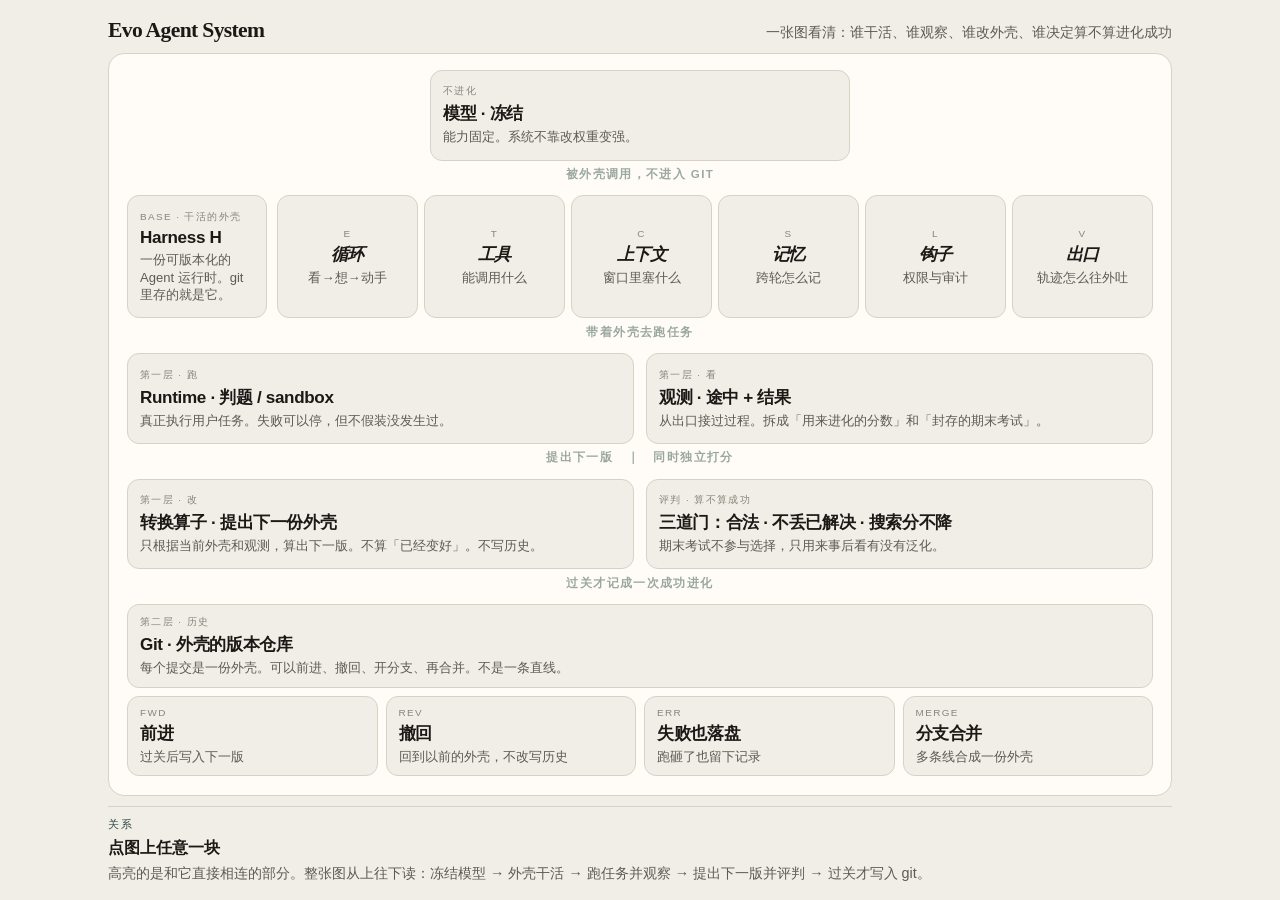
<file: docs/client-map.html>
<!DOCTYPE html>
<html lang="zh-CN">
<head>
  <meta charset="utf-8" />
  <meta name="viewport" content="width=device-width, initial-scale=1" />
  <title>Evo Agent System · 系统关系图</title>
  <style>
    :root {
      --bg: #f1eee7;
      --ink: #1b1916;
      --muted: #5f5a52;
      --faint: #8a8478;
      --rule: #d8d2c6;
      --panel: #fffcf7;
      --accent: #2f4a43;
      --soft: rgba(47, 74, 67, 0.1);
      --wire: #9aa79f;
      --on: #2f4a43;
    }
    * { box-sizing: border-box; }
    html, body {
      margin: 0;
      height: 100%;
      height: 100dvh;
      overflow: hidden;
      background: var(--bg);
      color: var(--ink);
      font-family: "Avenir Next", "PingFang SC", "Hiragino Sans GB", "Noto Sans SC", sans-serif;
    }
    .poster {
      height: 100dvh;
      max-width: 1120px;
      margin: 0 auto;
      padding: 18px 28px 16px;
      display: flex;
      flex-direction: column;
      gap: 10px;
    }
    header {
      flex: 0 0 auto;
      display: flex;
      align-items: baseline;
      justify-content: space-between;
      gap: 16px;
    }
    header h1 {
      margin: 0;
      font-size: clamp(1.15rem, 2.4vh, 1.55rem);
      font-weight: 600;
      letter-spacing: -0.03em;
      font-family: "Iowan Old Style", Palatino, "Songti SC", serif;
    }
    header p {
      margin: 0;
      color: var(--muted);
      font-size: 0.88rem;
    }
    .board {
      position: relative;
      flex: 1 1 auto;
      min-height: 0;
      background: var(--panel);
      border: 1px solid var(--rule);
      border-radius: 16px;
      padding: 16px 18px 12px;
      display: grid;
      grid-template-rows: auto auto auto auto auto;
      gap: 0;
    }
    .band {
      display: grid;
      align-items: stretch;
      min-height: 0;
    }
    .b0 { grid-template-columns: 1fr; justify-items: center; }
    .b1 { grid-template-columns: 1fr; }
    .b2 { grid-template-columns: 1fr 1fr; gap: 12px; }
    .b3 { grid-template-columns: 1fr 1fr; gap: 12px; }
    .b4 { grid-template-columns: 1fr; }
    .flow {
      display: flex;
      justify-content: center;
      align-items: center;
      height: clamp(18px, 3.2vh, 28px);
      color: var(--wire);
      font-size: 0.72rem;
      letter-spacing: 0.12em;
      text-transform: uppercase;
      font-weight: 600;
    }
    .flow span { padding: 0 10px; }
    .node {
      border: 1px solid var(--rule);
      border-radius: 12px;
      padding: 10px 12px;
      background: var(--bg);
      cursor: pointer;
      text-align: left;
      width: 100%;
      color: inherit;
      font: inherit;
      transition: border-color 0.2s, background 0.2s, opacity 0.2s;
    }
    .node:hover, .node:focus-visible, .node.is-on {
      outline: none;
      border-color: var(--accent);
      background: var(--soft);
    }
    .board.is-dim .node:not(.is-on):not(.is-rel) { opacity: 0.38; }
    .k {
      display: block;
      font-size: 0.62rem;
      letter-spacing: 0.14em;
      text-transform: uppercase;
      color: var(--faint);
      margin-bottom: 4px;
    }
    .t {
      display: block;
      font-size: clamp(0.92rem, 1.9vh, 1.08rem);
      font-weight: 600;
      letter-spacing: -0.02em;
    }
    .d {
      display: block;
      margin-top: 3px;
      color: var(--muted);
      font-size: clamp(0.72rem, 1.45vh, 0.82rem);
      line-height: 1.35;
    }
    .harness {
      display: grid;
      grid-template-columns: 140px 1fr;
      gap: 10px;
      align-items: stretch;
    }
    .six {
      display: grid;
      grid-template-columns: repeat(6, minmax(0, 1fr));
      gap: 6px;
    }
    .six .node { padding: 8px 6px; text-align: center; }
    .six .t { font-style: italic; font-family: Palatino, "Iowan Old Style", serif; }
    .gitrow {
      display: grid;
      grid-template-columns: repeat(4, minmax(0, 1fr));
      gap: 8px;
    }
    .caption {
      flex: 0 0 auto;
      min-height: 72px;
      border-top: 1px solid var(--rule);
      padding-top: 10px;
    }
    .caption .who {
      margin: 0 0 4px;
      font-size: 0.68rem;
      letter-spacing: 0.14em;
      text-transform: uppercase;
      color: var(--accent);
    }
    .caption h2 {
      margin: 0 0 4px;
      font-size: 1.02rem;
      font-weight: 600;
      font-family: "Iowan Old Style", Palatino, "Songti SC", serif;
    }
    .caption p {
      margin: 0;
      color: var(--muted);
      font-size: 0.9rem;
      line-height: 1.45;
    }
    @media (max-width: 820px) {
      .harness { grid-template-columns: 1fr; }
      .six { grid-template-columns: repeat(3, 1fr); }
      header { flex-direction: column; gap: 4px; }
    }
  </style>
</head>
<body>
  <div class="poster">
    <header>
      <h1>Evo Agent System</h1>
      <p>一张图看清：谁干活、谁观察、谁改外壳、谁决定算不算进化成功</p>
    </header>

    <div class="board" id="board">
      <div class="band b0">
        <button class="node" type="button" data-id="model" style="max-width: 420px;">
          <span class="k">不进化</span>
          <span class="t">模型 · 冻结</span>
          <span class="d">能力固定。系统不靠改权重变强。</span>
        </button>
      </div>
      <div class="flow"><span>被外壳调用，不进入 git</span></div>

      <div class="band b1">
        <div class="harness">
          <button class="node" type="button" data-id="h">
            <span class="k">Base · 干活的外壳</span>
            <span class="t">Harness H</span>
            <span class="d">一份可版本化的 Agent 运行时。git 里存的就是它。</span>
          </button>
          <div class="six">
            <button class="node" type="button" data-id="E"><span class="k">E</span><span class="t">循环</span><span class="d">看→想→动手</span></button>
            <button class="node" type="button" data-id="T"><span class="k">T</span><span class="t">工具</span><span class="d">能调用什么</span></button>
            <button class="node" type="button" data-id="C"><span class="k">C</span><span class="t">上下文</span><span class="d">窗口里塞什么</span></button>
            <button class="node" type="button" data-id="S"><span class="k">S</span><span class="t">记忆</span><span class="d">跨轮怎么记</span></button>
            <button class="node" type="button" data-id="L"><span class="k">L</span><span class="t">钩子</span><span class="d">权限与审计</span></button>
            <button class="node" type="button" data-id="V"><span class="k">V</span><span class="t">出口</span><span class="d">轨迹怎么往外吐</span></button>
          </div>
        </div>
      </div>
      <div class="flow"><span>带着外壳去跑任务</span></div>

      <div class="band b2">
        <button class="node" type="button" data-id="r">
          <span class="k">第一层 · 跑</span>
          <span class="t">Runtime · 判题 / sandbox</span>
          <span class="d">真正执行用户任务。失败可以停，但不假装没发生过。</span>
        </button>
        <button class="node" type="button" data-id="o">
          <span class="k">第一层 · 看</span>
          <span class="t">观测 · 途中 + 结果</span>
          <span class="d">从出口接过过程。拆成「用来进化的分数」和「封存的期末考试」。</span>
        </button>
      </div>
      <div class="flow"><span>提出下一版　｜　同时独立打分</span></div>

      <div class="band b3">
        <button class="node" type="button" data-id="g">
          <span class="k">第一层 · 改</span>
          <span class="t">转换算子 · 提出下一份外壳</span>
          <span class="d">只根据当前外壳和观测，算出下一版。不算「已经变好」。不写历史。</span>
        </button>
        <button class="node" type="button" data-id="j">
          <span class="k">评判 · 算不算成功</span>
          <span class="t">三道门：合法 · 不丢已解决 · 搜索分不降</span>
          <span class="d">期末考试不参与选择，只用来事后看有没有泛化。</span>
        </button>
      </div>
      <div class="flow"><span>过关才记成一次成功进化</span></div>

      <div class="band b4">
        <div>
          <button class="node" type="button" data-id="git" style="margin-bottom: 8px;">
            <span class="k">第二层 · 历史</span>
            <span class="t">Git · 外壳的版本仓库</span>
            <span class="d">每个提交是一份外壳。可以前进、撤回、开分支、再合并。不是一条直线。</span>
          </button>
          <div class="gitrow">
            <button class="node" type="button" data-id="fwd"><span class="k">fwd</span><span class="t">前进</span><span class="d">过关后写入下一版</span></button>
            <button class="node" type="button" data-id="rev"><span class="k">rev</span><span class="t">撤回</span><span class="d">回到以前的外壳，不改写历史</span></button>
            <button class="node" type="button" data-id="err"><span class="k">err</span><span class="t">失败也落盘</span><span class="d">跑砸了也留下记录</span></button>
            <button class="node" type="button" data-id="merge"><span class="k">merge</span><span class="t">分支合并</span><span class="d">多条线合成一份外壳</span></button>
          </div>
        </div>
      </div>
    </div>

    <div class="caption" id="cap">
      <p class="who" id="cap-who">关系</p>
      <h2 id="cap-title">点图上任意一块</h2>
      <p id="cap-body">高亮的是和它直接相连的部分。整张图从下往上读：历史记下外壳；评判决定哪一次算成功；转换算子只负责提出下一版；真正干活的是 Runtime 里的 Harness。</p>
    </div>
  </div>

  <script>
    var COPY = {
      model: {
        who: "模型 ↔ Harness",
        title: "模型被外壳调用，自己不进化",
        body: "客户任务由 Harness 调度模型去完成。进化改的是外壳（工具、循环、记忆…），不是改模型参数。所以图顶是冻结的。",
        rel: ["h", "E", "r"]
      },
      h: {
        who: "Harness ↔ 全体",
        title: "外壳是系统的中心对象",
        body: "六个零件组成一份可版本化的 Agent 运行时。上面接着模型，下面拿去跑任务；观测从它的出口出来；下一版还是一份外壳；git 存的也是它。",
        rel: ["model", "E", "T", "C", "S", "L", "V", "r", "g", "git"]
      },
      E: {
        who: "E ↔ T / C / S",
        title: "循环是调度者",
        body: "Agent Loop 负责看环境、想、动手。它调用工具、决定窗口内容、读写记忆。它不是进化引擎。",
        rel: ["h", "T", "C", "S", "r"]
      },
      T: { who: "T ↔ E / Runtime", title: "工具是手", body: "循环要动手，必须经过工具清单。Runtime 在沙箱或判题里真正执行这些调用。", rel: ["h", "E", "r"] },
      C: { who: "C ↔ E", title: "上下文是这一拍看见的世界", body: "决定哪些信息进入模型窗口。和记忆不同：窗口是当下，记忆是抽屉。", rel: ["h", "E", "S"] },
      S: { who: "S ↔ E", title: "记忆是外壳里的抽屉", body: "跨轮持久化。不要和 git 混淆：git 存整份外壳，S 只是外壳内部的状态。", rel: ["h", "E", "git"] },
      L: { who: "L ↔ 全体运行", title: "钩子拦在每次动作前后", body: "权限、审计、策略。它不对外打分；打分走出口 V。", rel: ["h", "V", "r"] },
      V: {
        who: "V ↔ 观测",
        title: "出口把过程交给观测",
        body: "Harness 自己吐出轨迹和成功信号。观测层只消费这些，不再另外偷窥一遍。",
        rel: ["h", "r", "o"]
      },
      r: {
        who: "Runtime ↔ H / 观测",
        title: "只有这里真正干活",
        body: "判题或 sandbox 里跑当前外壳。产出过程交给观测。它不改外壳、不写 git。跑失败则进入「失败也落盘」。",
        rel: ["h", "E", "V", "o", "err"]
      },
      o: {
        who: "观测 ↔ 提案 / 评判",
        title: "一份过程，两条用途",
        body: "途中+结果拆开：给进化看的搜索分，和封存的期末考试。提案只许用前者；期末考试不能用来挑选下一版。",
        rel: ["V", "r", "g", "j"]
      },
      g: {
        who: "转换算子 ↔ H / 观测 / 评判",
        title: "提出下一版，不等于已经变好",
        body: "用当前外壳和观测算出下一份外壳。不写历史、不打分。变好与否交给右边的三道门。",
        rel: ["h", "o", "j", "fwd"]
      },
      j: {
        who: "评判 ↔ 提案 / git",
        title: "三道门决定算不算成功进化",
        body: "合法外壳；已解决的任务不能丢；用来进化的分数不能降。过关才能前进写入 git。期末考试只做事后报告。",
        rel: ["o", "g", "fwd"]
      },
      git: {
        who: "Git ↔ 外壳 / 评判",
        title: "历史是仓库，不是一条线",
        body: "每个提交承载一份外壳。前进要过评判；撤回不改写过去；失败也留下点；多条线可以合并。",
        rel: ["h", "fwd", "rev", "err", "merge"]
      },
      fwd: {
        who: "前进 ↔ 提案 + 评判",
        title: "过关后才记成功的一版",
        body: "必须同时满足：内容来自转换算子，并且过了三道门。缺任何一条，都不算成功进化。",
        rel: ["g", "j", "git"]
      },
      rev: {
        who: "撤回 ↔ Git",
        title: "回到旧外壳，历史仍在",
        body: "新建一个提交，内容等于以前某版。不调用转换算子。客户仍能看见中间走过的路。",
        rel: ["git", "h"]
      },
      err: {
        who: "失败落盘 ↔ Runtime",
        title: "跑砸了也要留下痕迹",
        body: "否则下一轮看不见这次失败。观测闭环要求：没有「假装没发生」。",
        rel: ["r", "o", "git"]
      },
      merge: {
        who: "合并 ↔ Git / 外壳",
        title: "多条实验线合成一份外壳",
        body: "用已经记下的观测来合成，而不是把旧任务再跑一遍。历史变成图，而不是一条链。",
        rel: ["git", "o", "h"]
      }
    };

    var board = document.getElementById("board");
    var nodes = [].slice.call(document.querySelectorAll(".node"));
    var capWho = document.getElementById("cap-who");
    var capTitle = document.getElementById("cap-title");
    var capBody = document.getElementById("cap-body");

    function show(id) {
      var c = COPY[id];
      if (!c) return;
      board.classList.add("is-dim");
      nodes.forEach(function (el) {
        var k = el.getAttribute("data-id");
        el.classList.toggle("is-on", k === id);
        el.classList.toggle("is-rel", c.rel.indexOf(k) !== -1);
      });
      capWho.textContent = c.who;
      capTitle.textContent = c.title;
      capBody.textContent = c.body;
    }

    function reset() {
      board.classList.remove("is-dim");
      nodes.forEach(function (el) { el.classList.remove("is-on", "is-rel"); });
      capWho.textContent = "关系";
      capTitle.textContent = "点图上任意一块";
      capBody.textContent = "高亮的是和它直接相连的部分。整张图从上往下读：冻结模型 → 外壳干活 → 跑任务并观察 → 提出下一版并评判 → 过关才写入 git。";
    }

    nodes.forEach(function (el) {
      var id = el.getAttribute("data-id");
      el.addEventListener("mouseenter", function () { show(id); });
      el.addEventListener("focus", function () { show(id); });
      el.addEventListener("click", function () { show(id); });
    });
    board.addEventListener("mouseleave", reset);
    reset();
  </script>
</body>
</html>
</file>
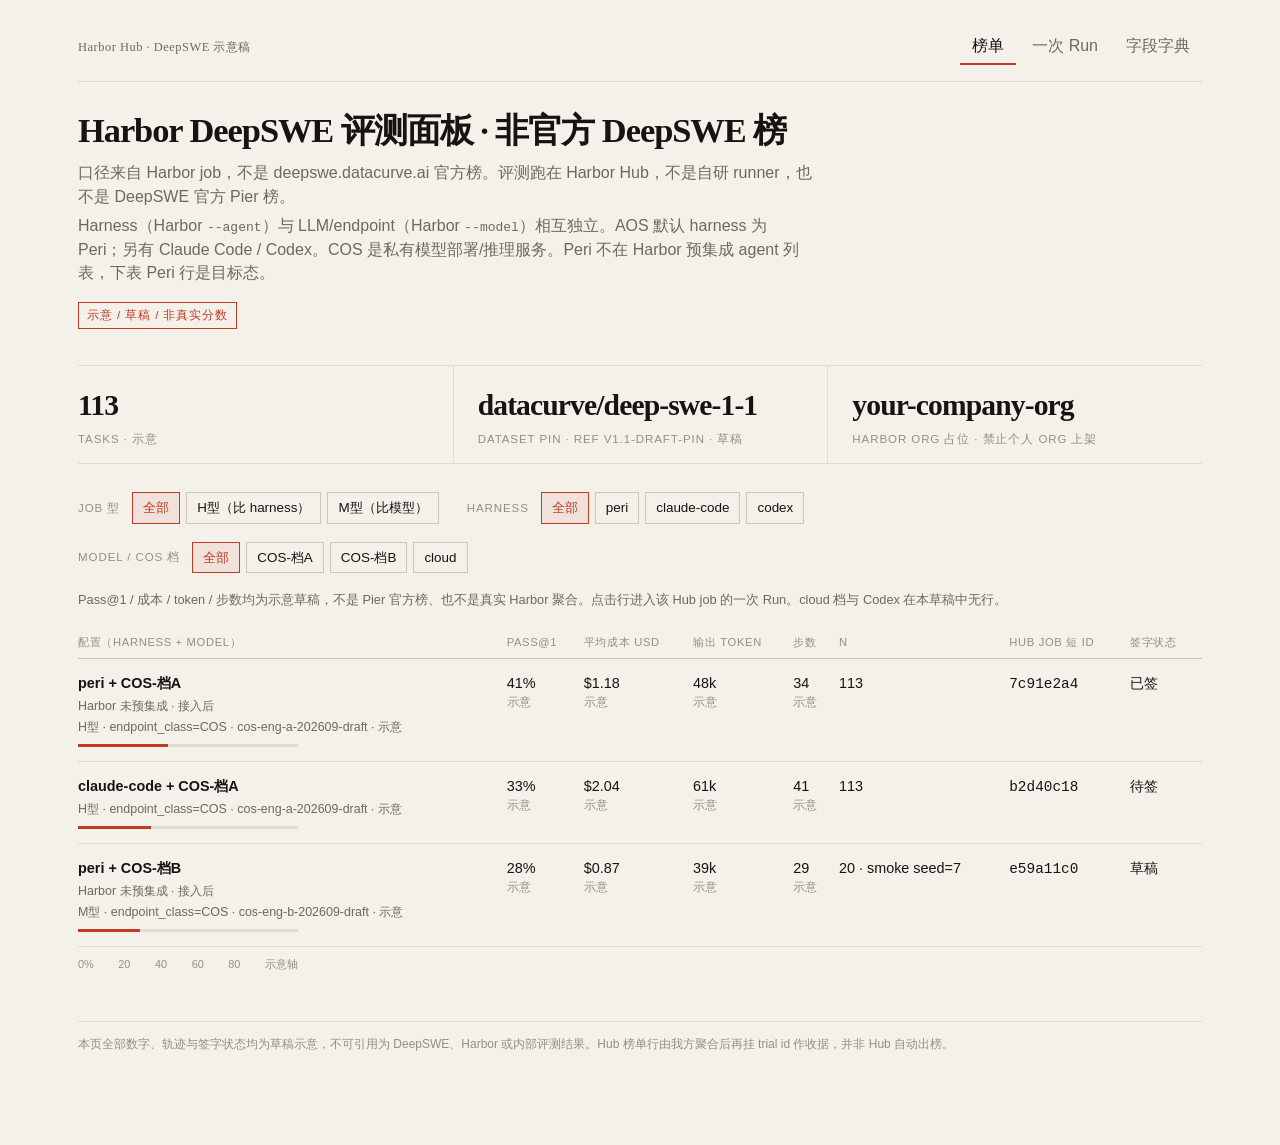
<file: docs/eval-panel-draft.html>
<!DOCTYPE html>
<html lang="zh-CN">
<head>
  <meta charset="utf-8" />
  <meta name="viewport" content="width=device-width, initial-scale=1" />
  <title>Harbor DeepSWE 评测面板 · 示意草稿</title>
  <style>
    :root {
      --bg: #f4f1ea;
      --paper: #fffdf8;
      --ink: #161412;
      --muted: #6e6860;
      --faint: #948e84;
      --line: #e2dbd0;
      --line-strong: #cfc6b8;
      --accent: #c23b22;
      --accent-soft: rgba(194, 59, 34, 0.08);
      --chip: #efeae1;
    }
    * { box-sizing: border-box; }
    html, body {
      margin: 0;
      background: var(--bg);
      color: var(--ink);
    }
    body {
      font-family: "Avenir Next", "Helvetica Neue", "PingFang SC", "Noto Sans SC", sans-serif;
      line-height: 1.45;
      min-height: 100vh;
    }
    button {
      font: inherit;
      color: inherit;
      background: none;
      border: 0;
      padding: 0;
      cursor: pointer;
    }
    button:focus-visible,
    tr[tabindex]:focus-visible {
      outline: 2px solid var(--accent);
      outline-offset: 2px;
    }
    .wrap {
      max-width: 1180px;
      margin: 0 auto;
      padding: 28px 28px 80px;
    }
    .top {
      display: flex;
      align-items: baseline;
      justify-content: space-between;
      gap: 24px;
      margin-bottom: 28px;
      padding-bottom: 16px;
      border-bottom: 1px solid var(--line);
    }
    .brand {
      font-family: "Iowan Old Style", Palatino, "Songti SC", serif;
      font-size: 0.78rem;
      letter-spacing: 0.04em;
      color: var(--muted);
    }
    .nav {
      display: flex;
      gap: 4px;
    }
    .nav button {
      padding: 6px 12px;
      color: var(--muted);
      border-bottom: 2px solid transparent;
    }
    .nav button[aria-current="page"] {
      color: var(--ink);
      border-bottom-color: var(--accent);
    }
    .banner {
      margin-bottom: 36px;
    }
    .banner h1 {
      font-family: "Iowan Old Style", Palatino, "Songti SC", serif;
      font-size: clamp(1.6rem, 3vw, 2.15rem);
      font-weight: 600;
      letter-spacing: -0.03em;
      line-height: 1.2;
      margin: 0 0 10px;
    }
    .banner p {
      margin: 0 0 6px;
      color: var(--muted);
      max-width: 46em;
    }
    .draft-flag {
      display: inline-block;
      margin-top: 12px;
      padding: 4px 8px;
      border: 1px solid var(--accent);
      color: var(--accent);
      font-size: 0.72rem;
      letter-spacing: 0.08em;
    }
    .view { display: none; }
    .view.is-on { display: block; }
    .stats {
      display: grid;
      grid-template-columns: repeat(3, minmax(0, 1fr));
      gap: 0;
      margin: 0 0 28px;
      border-top: 1px solid var(--line);
      border-bottom: 1px solid var(--line);
    }
    .stat {
      padding: 18px 0 16px;
      padding-right: 20px;
    }
    .stat + .stat { padding-left: 24px; border-left: 1px solid var(--line); }
    .stat b {
      display: block;
      font-family: "Iowan Old Style", Palatino, serif;
      font-size: 1.85rem;
      font-weight: 600;
      letter-spacing: -0.03em;
    }
    .stat span {
      display: block;
      margin-top: 4px;
      font-size: 0.72rem;
      letter-spacing: 0.08em;
      text-transform: uppercase;
      color: var(--faint);
    }
    .filters {
      display: flex;
      flex-wrap: wrap;
      gap: 18px 28px;
      margin: 0 0 18px;
      align-items: center;
    }
    .filter-group {
      display: flex;
      flex-wrap: wrap;
      gap: 6px;
      align-items: center;
    }
    .filter-group .lbl {
      margin-right: 6px;
      font-size: 0.72rem;
      letter-spacing: 0.08em;
      text-transform: uppercase;
      color: var(--faint);
    }
    .chip {
      padding: 5px 10px;
      border: 1px solid var(--line-strong);
      background: transparent;
      font-size: 0.84rem;
    }
    .chip[aria-pressed="true"] {
      border-color: var(--accent);
      color: var(--accent);
      background: var(--accent-soft);
    }
    .note {
      font-size: 0.8rem;
      color: var(--muted);
      margin: 0 0 16px;
    }
    table {
      width: 100%;
      border-collapse: collapse;
      font-size: 0.9rem;
    }
    th {
      text-align: left;
      font-size: 0.7rem;
      letter-spacing: 0.06em;
      text-transform: uppercase;
      color: var(--faint);
      font-weight: 500;
      padding: 8px 10px 8px 0;
      border-bottom: 1px solid var(--line-strong);
      white-space: nowrap;
    }
    td {
      padding: 14px 12px 14px 0;
      border-bottom: 1px solid var(--line);
      vertical-align: top;
    }
    .board tbody tr {
      cursor: pointer;
    }
    .board tbody tr:hover,
    .trials tbody tr:hover {
      background: var(--accent-soft);
    }
    .trials tbody tr.is-on {
      background: var(--accent-soft);
      border-left: 2px solid var(--accent);
    }
    .cfg strong { display: block; font-weight: 600; }
    .cfg small {
      display: block;
      margin-top: 3px;
      color: var(--muted);
      font-size: 0.78rem;
    }
    .num { font-variant-numeric: tabular-nums; white-space: nowrap; }
    .bar {
      display: block;
      height: 3px;
      background: var(--line);
      margin-top: 8px;
      max-width: 220px;
    }
    .bar i {
      display: block;
      height: 3px;
      background: var(--accent);
    }
    .axis {
      display: flex;
      justify-content: space-between;
      max-width: 220px;
      margin: 10px 0 0;
      font-size: 0.68rem;
      color: var(--faint);
    }
    .empty {
      padding: 36px 0;
      color: var(--muted);
    }
    .run-id {
      display: grid;
      grid-template-columns: 1.2fr 1fr;
      gap: 8px 32px;
      padding: 18px 0 22px;
      margin-bottom: 22px;
      border-bottom: 1px solid var(--line);
    }
    .run-id h2 {
      grid-column: 1 / -1;
      margin: 0 0 4px;
      font-family: "Iowan Old Style", Palatino, "Songti SC", serif;
      font-size: 1.35rem;
      font-weight: 600;
    }
    .kv {
      display: grid;
      grid-template-columns: 9.5em 1fr;
      gap: 4px 12px;
      font-size: 0.82rem;
    }
    .kv dt { color: var(--faint); }
    .kv dd { margin: 0; }
    .ours { color: var(--accent); }
    .run-grid {
      display: grid;
      grid-template-columns: minmax(300px, 0.92fr) minmax(380px, 1.08fr);
      gap: 28px;
      align-items: start;
    }
    .pane h3 {
      margin: 0 0 10px;
      font-size: 0.72rem;
      letter-spacing: 0.1em;
      text-transform: uppercase;
      color: var(--faint);
      font-weight: 500;
    }
    .pane-box {
      background: var(--paper);
      border: 1px solid var(--line);
      min-height: 560px;
    }
    .atif-meta {
      padding: 12px 14px;
      border-bottom: 1px solid var(--line);
      font-size: 0.78rem;
      color: var(--muted);
    }
    .atif-meta code { font-size: 0.76rem; color: var(--ink); }
    .chat {
      max-height: 58vh;
      overflow: auto;
      padding: 14px 14px 8px;
    }
    .bubble {
      margin: 0 0 12px;
      padding: 10px 12px;
      border: 1px solid var(--line);
      background: var(--bg);
    }
    .bubble .who {
      font-size: 0.68rem;
      letter-spacing: 0.08em;
      text-transform: uppercase;
      color: var(--faint);
      margin-bottom: 4px;
    }
    .bubble.agent { border-left: 2px solid var(--accent); background: var(--paper); }
    .bubble.tool {
      font-family: ui-monospace, "SF Mono", Menlo, monospace;
      font-size: 0.78rem;
      background: var(--chip);
    }
    .bubble.obs {
      color: var(--muted);
      font-family: ui-monospace, "SF Mono", Menlo, monospace;
      font-size: 0.76rem;
      white-space: pre-wrap;
    }
    .bubble pre {
      margin: 6px 0 0;
      white-space: pre-wrap;
      font: inherit;
    }
    .facts {
      padding: 12px 14px 16px;
      border-top: 1px solid var(--line);
      font-size: 0.75rem;
    }
    .facts h4 {
      margin: 0 0 8px;
      font-size: 0.68rem;
      letter-spacing: 0.08em;
      text-transform: uppercase;
      color: var(--faint);
      font-weight: 500;
    }
    .trials-wrap {
      max-height: 72vh;
      overflow: auto;
    }
    .st {
      display: inline-block;
      min-width: 2.6em;
      font-size: 0.72rem;
      letter-spacing: 0.06em;
      text-transform: uppercase;
    }
    .st-pass { color: var(--accent); }
    .st-fail, .st-error { color: var(--muted); }
    .dict h2 {
      font-family: "Iowan Old Style", Palatino, "Songti SC", serif;
      font-size: 1.2rem;
      margin: 28px 0 8px;
      font-weight: 600;
    }
    .dict .note { margin-bottom: 12px; }
    .dict td:first-child { font-family: ui-monospace, "SF Mono", Menlo, monospace; font-size: 0.78rem; }
    .src {
      display: inline-block;
      padding: 1px 6px;
      border: 1px solid var(--line-strong);
      font-size: 0.68rem;
      letter-spacing: 0.04em;
      white-space: nowrap;
    }
    .src.ours-src {
      border-color: var(--accent);
      color: var(--accent);
    }
    .foot {
      margin-top: 48px;
      padding-top: 14px;
      border-top: 1px solid var(--line);
      font-size: 0.75rem;
      color: var(--faint);
    }
    @media (max-width: 960px) {
      .stats, .run-id, .run-grid { grid-template-columns: 1fr; }
      .stat + .stat { padding-left: 0; border-left: 0; border-top: 1px solid var(--line); }
      .run-id h2 { grid-column: auto; }
    }
  </style>
</head>
<body>
  <div class="wrap">
    <header class="top">
      <div class="brand">Harbor Hub · DeepSWE 示意稿</div>
      <nav class="nav" aria-label="视图">
        <button type="button" data-view="board" aria-current="page">榜单</button>
        <button type="button" data-view="run">一次 Run</button>
        <button type="button" data-view="dict">字段字典</button>
      </nav>
    </header>

    <section class="banner">
      <h1>Harbor DeepSWE 评测面板 · 非官方 DeepSWE 榜</h1>
      <p>口径来自 Harbor job，不是 deepswe.datacurve.ai 官方榜。评测跑在 Harbor Hub，不是自研 runner，也不是 DeepSWE 官方 Pier 榜。</p>
      <p>Harness（Harbor <code>--agent</code>）与 LLM/endpoint（Harbor <code>--model</code>）相互独立。AOS 默认 harness 为 Peri；另有 Claude Code / Codex。COS 是私有模型部署/推理服务。Peri 不在 Harbor 预集成 agent 列表，下表 Peri 行是目标态。</p>
      <span class="draft-flag">示意 / 草稿 / 非真实分数</span>
    </section>

    <section id="view-board" class="view is-on"></section>
    <section id="view-run" class="view"></section>
    <section id="view-dict" class="view"></section>

    <p class="foot">本页全部数字、轨迹与签字状态均为草稿示意，不可引用为 DeepSWE、Harbor 或内部评测结果。Hub 榜单行由我方聚合后再挂 trial id 作收据，并非 Hub 自动出榜。</p>
  </div>

  <script>
    const DRAFT = "示意";
    const JOBS = [
      {
        id: "7c91e2a4",
        harness: "peri",
        periTarget: true,
        modelLabel: "COS-档A",
        modelName: "cos-tier-a-draft",
        provider: "cos",
        engineId: "cos-eng-a-202609-draft",
        endpointClass: "COS",
        jobType: "H",
        pass1: 0.41,
        avgCost: 1.18,
        outTok: 48000,
        steps: 34,
        n: 113,
        subset: "full",
        seed: null,
        sign: "已签",
        attestor: "eval-attestor-draft",
        hubOrg: "your-company-org",
        dataset: "datacurve/deep-swe-1-1",
        datasetRef: "v1.1-draft-pin",
        harborVersion: "0.x.x-draft",
        requestId: "REQ-2026-0916-0041",
        hosted: "hosted（示意）",
        sharesOrg: "your-company-org / 未分享到个人 org",
        trialCount: 113,
        errors: 6,
        retries: 2,
        avgMetric: 0.41,
        jobCost: 133.34,
        tokens: { n_input_tokens: 12400000, n_output_tokens: 5424000, n_cache_tokens: 2100000 },
        envType: "docker",
        agentVersion: "peri-draft-0",
        timeouts: "agent 1800s / verifier 900s",
        kwargs: "{ max_turns: 80 } 示意",
        verifierDisable: false
      },
      {
        id: "b2d40c18",
        harness: "claude-code",
        periTarget: false,
        modelLabel: "COS-档A",
        modelName: "cos-tier-a-draft",
        provider: "cos",
        engineId: "cos-eng-a-202609-draft",
        endpointClass: "COS",
        jobType: "H",
        pass1: 0.33,
        avgCost: 2.04,
        outTok: 61000,
        steps: 41,
        n: 113,
        subset: "full",
        seed: null,
        sign: "待签",
        attestor: "eval-attestor-draft",
        hubOrg: "your-company-org",
        dataset: "datacurve/deep-swe-1-1",
        datasetRef: "v1.1-draft-pin",
        harborVersion: "0.x.x-draft",
        requestId: "REQ-2026-0916-0042",
        hosted: "hosted（示意）",
        sharesOrg: "your-company-org / 未分享到个人 org",
        trialCount: 113,
        errors: 9,
        retries: 4,
        avgMetric: 0.33,
        jobCost: 230.52,
        tokens: { n_input_tokens: 15100000, n_output_tokens: 6893000, n_cache_tokens: 1800000 },
        envType: "docker",
        agentVersion: "claude-code-draft",
        timeouts: "agent 1800s / verifier 900s",
        kwargs: "{ permission_mode: draft } 示意",
        verifierDisable: false
      },
      {
        id: "e59a11c0",
        harness: "peri",
        periTarget: true,
        modelLabel: "COS-档B",
        modelName: "cos-tier-b-draft",
        provider: "cos",
        engineId: "cos-eng-b-202609-draft",
        endpointClass: "COS",
        jobType: "M",
        pass1: 0.28,
        avgCost: 0.87,
        outTok: 39000,
        steps: 29,
        n: 20,
        subset: "smoke",
        seed: 7,
        sign: "草稿",
        attestor: "eval-attestor-draft",
        hubOrg: "your-company-org",
        dataset: "datacurve/deep-swe-1-1",
        datasetRef: "v1.1-draft-pin",
        harborVersion: "0.x.x-draft",
        requestId: "REQ-2026-0916-0043",
        hosted: "hosted（示意）",
        sharesOrg: "your-company-org / 未分享到个人 org",
        trialCount: 20,
        errors: 2,
        retries: 1,
        avgMetric: 0.28,
        jobCost: 17.40,
        tokens: { n_input_tokens: 980000, n_output_tokens: 780000, n_cache_tokens: 120000 },
        envType: "docker",
        agentVersion: "peri-draft-0",
        timeouts: "agent 1800s / verifier 900s",
        kwargs: "{ max_turns: 80 } 示意",
        verifierDisable: false
      }
    ];

    const TASKS = [
      { key: "01", name: "ds-draft-01-shutdown-abort-reads", status: "pass" },
      { key: "02", name: "ds-draft-02-label-sort-mixed", status: "pass" },
      { key: "03", name: "ds-draft-03-cli-config-merge", status: "fail" },
      { key: "04", name: "ds-draft-04-map-write-conflict", status: "pass" },
      { key: "05", name: "ds-draft-05-wasm-trap-dump", status: "fail" },
      { key: "06", name: "ds-draft-06-slot-rebalance", status: "error" },
      { key: "07", name: "ds-draft-07-toast-rewrite", status: "pass" },
      { key: "08", name: "ds-draft-08-quic-retry-tokens", status: "fail" },
      { key: "09", name: "ds-draft-09-dwarf-line-map", status: "pass" },
      { key: "10", name: "ds-draft-10-lease-fence", status: "fail" },
      { key: "11", name: "ds-draft-11-wal-checkpoint", status: "pass" },
      { key: "12", name: "ds-draft-12-hds-warmup", status: "error" }
    ];

    const LONG_TRAJ = {
      schema_version: "ATIF-v1.7",
      session_id: "sess-draft-7c91-01",
      trajectory_id: "traj-draft-7c91-01",
      agent: { name: "peri", version: "peri-draft-0", model_name: "cos-tier-a-draft" },
      final_metrics: {
        n_input_tokens: 81200,
        n_output_tokens: 6400,
        n_cache_tokens: 2100,
        cost_usd: 1.04,
        n_steps: 9
      },
      subagent_trajectories: null,
      extra: { note: "示意 extra，非真实 ATIF extra" },
      steps: [
        {
          step_id: 1,
          source: "user",
          message: "Abort pending body reads on shutdown. Interrupted request/response body reads, formData parsing, and discarded timers must abort cleanly. Tests live in tests/test_shutdown_abort.py. 本条为草稿任务文案，非 DeepSWE 原题。",
          tool_calls: null,
          observation: null,
          metrics: null
        },
        {
          step_id: 2,
          source: "agent",
          message: "I will inspect repository layout and the failing tests, then patch the shutdown path.",
          tool_calls: null,
          observation: null,
          metrics: { n_output_tokens: 80 }
        },
        {
          step_id: 3,
          source: "agent",
          message: "List workspace root.",
          tool_calls: [{ name: "bash", arguments: { command: "ls -la /workspace" } }],
          observation: null,
          metrics: null
        },
        {
          step_id: 4,
          source: "agent",
          message: null,
          tool_calls: null,
          observation: "src/\nserver.py\nloop.py\ntests/\nREADME.md\n（观察输出为示意）",
          metrics: null
        },
        {
          step_id: 5,
          source: "agent",
          message: "Read the shutdown loop and tests.",
          tool_calls: [
            { name: "read_file", arguments: { path: "/workspace/src/loop.py" } },
            { name: "read_file", arguments: { path: "/workspace/tests/test_shutdown_abort.py" } }
          ],
          observation: null,
          metrics: null
        },
        {
          step_id: 6,
          source: "agent",
          message: null,
          tool_calls: null,
          observation: "def shutdown():\n    self._running = False\n    # pending reads not cancelled  — 示意片段",
          metrics: null
        },
        {
          step_id: 7,
          source: "agent",
          message: "Cancel pending reads and discarded timers during shutdown.",
          tool_calls: [{ name: "apply_patch", arguments: { path: "/workspace/src/loop.py", note: "示意 patch" } }],
          observation: "patch applied (草稿)",
          metrics: { n_output_tokens: 420 }
        },
        {
          step_id: 8,
          source: "agent",
          message: "Run verifier-local tests.",
          tool_calls: [{ name: "bash", arguments: { command: "pytest tests/test_shutdown_abort.py -q" } }],
          observation: "2 passed in 0.41s （示意）",
          metrics: null
        },
        {
          step_id: 9,
          source: "agent",
          message: "Shutdown now aborts pending body reads, formData parsing, and discarded timers. Ready for Harbor verifier.",
          tool_calls: null,
          observation: null,
          metrics: { n_output_tokens: 60 }
        }
      ]
    };

    function shortTraj(job, task, kind) {
      const agent = { name: job.harness, version: job.agentVersion, model_name: job.modelName };
      if (kind === "fail") {
        return {
          schema_version: "ATIF-v1.7",
          session_id: "sess-draft-" + job.id + "-" + task.key,
          trajectory_id: "traj-draft-" + job.id + "-" + task.key,
          agent,
          final_metrics: { n_input_tokens: 54000, n_output_tokens: 4100, n_cache_tokens: 800, cost_usd: 0.91, n_steps: 6 },
          subagent_trajectories: null,
          extra: {},
          steps: [
            { step_id: 1, source: "user", message: "Task " + task.name + "（草稿指令，非真实题面）", tool_calls: null, observation: null, metrics: null },
            { step_id: 2, source: "agent", message: "Inspecting tests and source.", tool_calls: null, observation: null, metrics: null },
            { step_id: 3, source: "agent", message: null, tool_calls: [{ name: "bash", arguments: { command: "ls tests" } }], observation: null, metrics: null },
            { step_id: 4, source: "agent", message: null, tool_calls: null, observation: "test_" + task.key + ".py （示意）", metrics: null },
            { step_id: 5, source: "agent", message: "Attempting a patch.", tool_calls: [{ name: "apply_patch", arguments: { path: "/workspace/src/app.py" } }], observation: "patch applied (草稿)", metrics: null },
            { step_id: 6, source: "agent", message: "Tests still failing. Stopping.", tool_calls: [{ name: "bash", arguments: { command: "pytest -q" } }], observation: "1 failed （示意）", metrics: null }
          ]
        };
      }
      if (kind === "error") {
        return {
          schema_version: "ATIF-v1.7",
          session_id: "sess-draft-" + job.id + "-" + task.key,
          trajectory_id: "traj-draft-" + job.id + "-" + task.key,
          agent,
          final_metrics: { n_input_tokens: 2200, n_output_tokens: 180, n_cache_tokens: 0, cost_usd: 0.02, n_steps: 3 },
          subagent_trajectories: null,
          extra: {},
          steps: [
            { step_id: 1, source: "user", message: "Task " + task.name + "（草稿指令）", tool_calls: null, observation: null, metrics: null },
            { step_id: 2, source: "agent", message: "Starting environment setup.", tool_calls: [{ name: "bash", arguments: { command: "true" } }], observation: null, metrics: null },
            { step_id: 3, source: "agent", message: null, tool_calls: null, observation: "environment setup interrupted （示意）", metrics: null }
          ]
        };
      }
      const clone = JSON.parse(JSON.stringify(LONG_TRAJ));
      clone.session_id = "sess-draft-" + job.id + "-" + task.key;
      clone.trajectory_id = "traj-draft-" + job.id + "-" + task.key;
      clone.agent = agent;
      clone.steps[0].message = "Task " + task.name + "（草稿指令，结构同长轨迹，非真实题面）";
      return clone;
    }

    function iso(h, m) {
      return "2026-09-16T" + String(h).padStart(2, "0") + ":" + String(m).padStart(2, "0") + ":00Z";
    }

    function makeTrials(job) {
      return TASKS.map(function (task, i) {
        const uuid = "00000000-0000-4000-a000-" + job.id.slice(0, 4) + task.key + "00";
        const pass = task.status === "pass";
        const err = task.status === "error";
        const cost = pass ? 0.82 + i * 0.03 : err ? 0.04 : 0.71 + i * 0.02;
        const outTok = pass ? 5200 + i * 110 : err ? 180 : 3900 + i * 90;
        const inTok = pass ? 74000 + i * 800 : err ? 2400 : 51000 + i * 600;
        const cache = err ? 0 : 400 + i * 40;
        const steps = err ? 3 : pass ? 9 : 6;
        const startH = 2 + Math.floor(i / 6);
        const startM = (i * 7) % 60;
        return {
          id: uuid,
          task_name: task.name,
          trial_name: job.harness + "__" + task.name,
          trial_uri: "jobs/" + job.id + "/" + task.name + "/",
          task_id: "deep-swe-1-1/" + task.name,
          source: "datacurve/deep-swe-1-1",
          task_checksum: "sha256:draft" + task.key + "aaaaaaaa",
          agent_info: {
            name: job.harness,
            version: job.agentVersion,
            model_info: { name: job.modelName, provider: job.provider }
          },
          agent_result: {
            n_input_tokens: inTok,
            n_cache_tokens: cache,
            n_output_tokens: outTok,
            cost_usd: Number(cost.toFixed(2)),
            model_usage: { [job.modelName]: { n_output_tokens: outTok } },
            metadata: { draft: true }
          },
          verifier_result: { rewards: { reward: err ? null : (pass ? 1 : 0) } },
          verifier_environment_mode: i % 2 ? "separate" : "shared",
          exception_info: err ? {
            exception_type: i === 5 ? "EnvironmentSetupError" : "AgentTimeoutError",
            exception_message: i === 5 ? "docker setup failed (示意)" : "agent exceeded timeout (示意)",
            occurred_at: iso(startH, startM + 3)
          } : null,
          started_at: iso(startH, startM),
          finished_at: iso(startH, startM + (err ? 4 : 18)),
          environment_setup: { started_at: iso(startH, startM), finished_at: iso(startH, startM + 1) },
          agent_setup: { started_at: iso(startH, startM + 1), finished_at: iso(startH, startM + 2) },
          agent_execution: { started_at: iso(startH, startM + 2), finished_at: iso(startH, startM + (err ? 3 : 16)) },
          verifier: { started_at: iso(startH, startM + (err ? 3 : 16)), finished_at: iso(startH, startM + (err ? 4 : 18)) },
          step_results: err ? [] : [{ step: 1, rewards: { reward: pass ? 1 : 0 } }],
          config: {
            task: { name: task.name, path: "harbor://dataset/datacurve/deep-swe-1-1/" + task.name, ref: job.datasetRef },
            trial_name: job.harness + "__" + task.name,
            job_id: job.id,
            agent: { name: job.harness, model_name: job.modelName, kwargs: job.kwargs, timeouts: job.timeouts },
            environment: { type: job.envType },
            verifier: { disable: job.verifierDisable },
            artifacts: null,
            extra_instructions: null,
            source_trial: null
          },
          n_steps: steps,
          status: task.status,
          trajectory: (job.id === "7c91e2a4" && task.key === "01") ? LONG_TRAJ : shortTraj(job, task, task.status)
        };
      });
    }

    const TRIALS = {};
    JOBS.forEach(function (j) { TRIALS[j.id] = makeTrials(j); });

    const state = {
      view: "board",
      type: "all",
      harness: "all",
      model: "all",
      jobId: JOBS[0].id,
      trialId: TRIALS[JOBS[0].id][0].id
    };

    function pct(x) { return Math.round(x * 100) + "%"; }
    function tok(n) {
      if (n >= 1000000) return (n / 1000000).toFixed(1) + "M";
      if (n >= 1000) return Math.round(n / 1000) + "k";
      return String(n);
    }
    function escapeHtml(s) {
      return String(s)
        .replace(/&/g, "&amp;")
        .replace(/</g, "&lt;")
        .replace(/>/g, "&gt;")
        .replace(/"/g, "&quot;");
    }
    function jobOf(id) { return JOBS.find(function (j) { return j.id === id; }); }

    function filteredJobs() {
      return JOBS.filter(function (j) {
        if (state.type !== "all" && j.jobType !== state.type) return false;
        if (state.harness !== "all" && j.harness !== state.harness) return false;
        if (state.model !== "all" && j.modelLabel !== state.model) return false;
        return true;
      });
    }

    function chip(group, value, label) {
      const on = state[group] === value;
      return '<button type="button" class="chip" data-filter="' + group + '" data-value="' + escapeHtml(value) + '" aria-pressed="' + on + '">' + label + "</button>";
    }

    function renderBoard() {
      const rows = filteredJobs();
      const body = rows.map(function (j) {
        const peri = j.periTarget ? '<small>Harbor 未预集成 · 接入后</small>' : "";
        const nLabel = j.subset === "smoke" ? j.n + " · smoke seed=" + j.seed : String(j.n);
        return (
          '<tr data-job="' + j.id + '" tabindex="0">' +
            '<td class="cfg"><strong>' + escapeHtml(j.harness) + " + " + escapeHtml(j.modelLabel) + "</strong>" +
              peri +
              "<small>" + j.jobType + "型 · endpoint_class=" + j.endpointClass + " · " + escapeHtml(j.engineId) + " · " + DRAFT + "</small>" +
              '<span class="bar" aria-hidden="true"><i style="width:' + (j.pass1 * 100) + '%"></i></span>' +
            "</td>" +
            '<td class="num">' + pct(j.pass1) + "<small style='display:block;color:var(--faint)'>" + DRAFT + "</small></td>" +
            '<td class="num">$' + j.avgCost.toFixed(2) + "<small style='display:block;color:var(--faint)'>" + DRAFT + "</small></td>" +
            '<td class="num">' + tok(j.outTok) + "<small style='display:block;color:var(--faint)'>" + DRAFT + "</small></td>" +
            '<td class="num">' + j.steps + "<small style='display:block;color:var(--faint)'>" + DRAFT + "</small></td>" +
            '<td class="num">' + nLabel + "</td>" +
            "<td><code>" + j.id + "</code></td>" +
            "<td>" + j.sign + "</td>" +
          "</tr>"
        );
      }).join("");
      document.getElementById("view-board").innerHTML =
        '<div class="stats">' +
          '<div class="stat"><b>113</b><span>tasks · 示意</span></div>' +
          '<div class="stat"><b>datacurve/deep-swe-1-1</b><span>dataset pin · ref v1.1-draft-pin · 草稿</span></div>' +
          '<div class="stat"><b>your-company-org</b><span>Harbor org 占位 · 禁止个人 org 上架</span></div>' +
        "</div>" +
        '<div class="filters">' +
          '<div class="filter-group"><span class="lbl">Job 型</span>' +
            chip("type", "all", "全部") + chip("type", "H", "H型（比 harness）") + chip("type", "M", "M型（比模型）") +
          "</div>" +
          '<div class="filter-group"><span class="lbl">Harness</span>' +
            chip("harness", "all", "全部") + chip("harness", "peri", "peri") +
            chip("harness", "claude-code", "claude-code") + chip("harness", "codex", "codex") +
          "</div>" +
          '<div class="filter-group"><span class="lbl">Model / COS 档</span>' +
            chip("model", "all", "全部") + chip("model", "COS-档A", "COS-档A") +
            chip("model", "COS-档B", "COS-档B") + chip("model", "cloud", "cloud") +
          "</div>" +
        "</div>" +
        '<p class="note">Pass@1 / 成本 / token / 步数均为示意草稿，不是 Pier 官方榜、也不是真实 Harbor 聚合。点击行进入该 Hub job 的一次 Run。cloud 档与 Codex 在本草稿中无行。</p>' +
        (rows.length
          ? '<div style="overflow:auto"><table class="board"><thead><tr>' +
              "<th>配置（harness + model）</th><th>Pass@1</th><th>平均成本 USD</th><th>输出 token</th><th>步数</th><th>n</th><th>Hub job 短 id</th><th>签字状态</th>" +
            "</tr></thead><tbody>" + body + "</tbody></table></div>" +
            '<div class="axis"><span>0%</span><span>20</span><span>40</span><span>60</span><span>80</span><span>示意轴</span></div>'
          : '<p class="empty">无匹配行（示意草稿）。Codex / cloud 档未放入本页三条样例。</p>');
    }

    function kv(k, v, ours) {
      return "<dt" + (ours ? ' class="ours"' : "") + ">" + k + "</dt><dd>" + v + "</dd>";
    }

    function renderChat(trial) {
      const t = trial.trajectory;
      let html = '<div class="atif-meta">ATIF ' + escapeHtml(t.schema_version) +
        " · session_id <code>" + escapeHtml(t.session_id) + "</code>" +
        " · trajectory_id <code>" + escapeHtml(t.trajectory_id) + "</code><br>agent.name=" +
        escapeHtml(t.agent.name) + " · version=" + escapeHtml(t.agent.version) +
        " · model_name=" + escapeHtml(t.agent.model_name) +
        " · final_metrics n_steps=" + t.final_metrics.n_steps +
        " / out=" + t.final_metrics.n_output_tokens +
        " / cost_usd=" + t.final_metrics.cost_usd + "（示意）</div><div class='chat'>";
      t.steps.forEach(function (step) {
        const sid = "step_id " + step.step_id;
        if (step.message && step.source === "user") {
          html += '<div class="bubble user"><div class="who">user · ' + sid + "</div>" + escapeHtml(step.message) + "</div>";
        } else if (step.message) {
          html += '<div class="bubble agent"><div class="who">agent · ' + sid + "</div>" + escapeHtml(step.message) + "</div>";
        }
        if (step.tool_calls && step.tool_calls.length) {
          html += '<div class="bubble tool"><div class="who">tool_calls · ' + sid + "</div>" +
            step.tool_calls.map(function (c) {
              return "<strong>" + escapeHtml(c.name) + "</strong><pre>" + escapeHtml(JSON.stringify(c.arguments, null, 2)) + "</pre>";
            }).join("") + "</div>";
        }
        if (step.observation) {
          html += '<div class="bubble obs"><div class="who">observation · ' + sid + "</div>" + escapeHtml(step.observation) + "</div>";
        }
        if (step.metrics) {
          html += '<div class="bubble"><div class="who">metrics · ' + sid + "</div>" + escapeHtml(JSON.stringify(step.metrics)) + "（示意）</div>";
        }
      });
      html += "</div>";
      const r = trial.verifier_result.rewards.reward;
      const ex = trial.exception_info;
      html += '<div class="facts"><h4>本 trial 的 Harbor 字段（示意）</h4><dl class="kv">' +
        kv("id", trial.id) +
        kv("task_name", trial.task_name) +
        kv("trial_name", trial.trial_name) +
        kv("trial_uri", trial.trial_uri) +
        kv("task_id", trial.task_id) +
        kv("source", trial.source) +
        kv("task_checksum", trial.task_checksum) +
        kv("agent_info", trial.agent_info.name + " / " + trial.agent_info.version) +
        kv("model_info", trial.agent_info.model_info.name + " · " + trial.agent_info.model_info.provider) +
        kv("n_input_tokens", trial.agent_result.n_input_tokens + " · 示意") +
        kv("n_cache_tokens", trial.agent_result.n_cache_tokens + " · 示意") +
        kv("n_output_tokens", trial.agent_result.n_output_tokens + " · 示意") +
        kv("cost_usd", "$" + trial.agent_result.cost_usd + " · 示意") +
        kv("model_usage", escapeHtml(JSON.stringify(trial.agent_result.model_usage))) +
        kv("metadata", escapeHtml(JSON.stringify(trial.agent_result.metadata))) +
        kv("rewards.reward", r === null ? "null" : String(r)) +
        kv("verifier_environment_mode", trial.verifier_environment_mode) +
        kv("exception_type", ex ? ex.exception_type : "—") +
        kv("exception_message", ex ? ex.exception_message : "—") +
        kv("occurred_at", ex ? ex.occurred_at : "—") +
        kv("started_at / finished_at", trial.started_at + " → " + trial.finished_at) +
        kv("environment_setup", trial.environment_setup.started_at + " → " + trial.environment_setup.finished_at) +
        kv("agent_setup", trial.agent_setup.started_at + " → " + trial.agent_setup.finished_at) +
        kv("agent_execution", trial.agent_execution.started_at + " → " + trial.agent_execution.finished_at) +
        kv("verifier timing", trial.verifier.started_at + " → " + trial.verifier.finished_at) +
        kv("step_results", trial.step_results.length ? JSON.stringify(trial.step_results) : "[]") +
        kv("config.task.path / ref", trial.config.task.path + " @ " + trial.config.task.ref) +
        kv("config.job_id", trial.config.job_id) +
        kv("agent.kwargs / timeouts", trial.config.agent.kwargs + " · " + trial.config.agent.timeouts) +
        kv("environment.type", trial.config.environment.type) +
        kv("verifier.disable", String(trial.config.verifier.disable)) +
        kv("artifacts", String(trial.config.artifacts)) +
        kv("extra_instructions", String(trial.config.extra_instructions)) +
        kv("source_trial", String(trial.config.source_trial)) +
        kv("ATIF subagent_trajectories", String(t.subagent_trajectories)) +
        kv("ATIF extra", escapeHtml(JSON.stringify(t.extra))) +
        "</dl></div>";
      return html;
    }

    function renderRun() {
      const job = jobOf(state.jobId);
      const trials = TRIALS[job.id];
      let trial = trials.find(function (t) { return t.id === state.trialId; }) || trials[0];
      state.trialId = trial.id;
      const nNote = job.subset === "smoke"
        ? "n=" + job.n + " smoke · seed=" + job.seed
        : "n=" + job.n + " 全量 · 下表明细仅示意 12 条";
      const table = trials.map(function (t) {
        const r = t.verifier_result.rewards.reward;
        const on = t.id === trial.id ? " is-on" : "";
        return (
          '<tr class="' + on.trim() + '" data-trial="' + t.id + '" tabindex="0">' +
            "<td>" + escapeHtml(t.task_name) + "<br><small style='color:var(--faint)'>" + t.trial_name + "</small></td>" +
            '<td><span class="st st-' + t.status + '">' + t.status + "</span><br>" +
              '<span class="num">reward=' + (r === null ? "null" : r) + "</span></td>" +
            '<td class="num">$' + t.agent_result.cost_usd + "</td>" +
            '<td class="num">' + t.agent_result.n_output_tokens + "</td>" +
            '<td class="num">' + t.agent_result.n_input_tokens + "</td>" +
            '<td class="num">' + t.agent_result.n_cache_tokens + "</td>" +
            '<td class="num">' + t.n_steps + "</td>" +
            "<td>" + (t.exception_info ? t.exception_info.exception_type : "—") + "</td>" +
            "<td>" + t.verifier_environment_mode + "</td>" +
            "<td class='num'>" + t.started_at.replace("T", " ").replace("Z", "") + "</td>" +
            "<td><code>" + t.id.slice(0, 18) + "…</code></td>" +
          "</tr>"
        );
      }).join("");
      document.getElementById("view-run").innerHTML =
        '<div class="run-id">' +
          "<h2>" + escapeHtml(job.harness) + " + " + escapeHtml(job.modelLabel) +
            " · Hub job <code>" + job.id + "</code> · " + DRAFT + "</h2>" +
          '<dl class="kv">' +
            kv("job id / hosted", job.id + " · " + job.hosted) +
            kv("shares/org", job.sharesOrg) +
            kv("agent.name / version", job.harness + " / " + job.agentVersion + (job.periTarget ? " · 接入后" : "")) +
            kv("agent.model_name", job.modelName + " · provider=" + job.provider) +
            kv("environment.type", job.envType) +
            kv("Hub: trials / errors / retries", job.trialCount + " / " + job.errors + " / " + job.retries + " · 示意") +
            kv("Hub: avg metric / cost", pct(job.avgMetric) + " / $" + job.jobCost + " · 示意") +
            kv("Hub: token usage", "in " + tok(job.tokens.n_input_tokens) + " / out " + tok(job.tokens.n_output_tokens) + " / cache " + tok(job.tokens.n_cache_tokens) + " · 示意") +
            kv("jobs/…/result.json", "per-agent 聚合入口（本页用上方 Hub 数字示意，不展示整文件）") +
            kv("jobs/…/config.json", "JobConfig 示意：agent=" + job.harness + " dataset=" + job.dataset) +
          "</dl>" +
          '<dl class="kv">' +
            kv("hub_org", job.hubOrg + "（公司 org）", true) +
            kv("dataset + ref", job.dataset + " @ " + job.datasetRef, true) +
            kv("harbor_version", job.harborVersion, true) +
            kv("job type", job.jobType + "型（" + (job.jobType === "H" ? "比 harness" : "比模型") + "）", true) +
            kv("endpoint_class / COS", job.endpointClass + " · " + job.modelLabel + " · 引擎 " + job.engineId + "（无密钥、无内网 URL）", true) +
            kv("n / subset+seed", nNote, true) +
            kv("attestor / 签字", job.attestor + " · " + job.sign, true) +
            kv("incomparability", "非 Pier 官方榜口径；不可与 deepswe.datacurve.ai 数字对照", true) +
            kv("请求单 id", job.requestId, true) +
          "</dl>" +
        "</div>" +
        '<p class="note">左：选中 trial 的 ATIF-v1.7 轨迹（user / agent / tool_calls / observation）。右：该 run 每条 task 一行。橙红标签为<strong>我方另记</strong>字段。明细表数字均为草稿。</p>' +
        '<div class="run-grid">' +
          '<div class="pane"><h3>Chat · agent/trajectory.json</h3><div class="pane-box" id="chat-box">' + renderChat(trial) + "</div></div>" +
          '<div class="pane"><h3>Detail · TrialResult 摘要（12 条示意）</h3>' +
            '<div class="pane-box trials-wrap"><table class="trials"><thead><tr>' +
              "<th>task_name / trial_name</th><th>rewards</th><th>cost_usd</th><th>n_output_tokens</th><th>n_input_tokens</th><th>n_cache_tokens</th><th>步数</th><th>exception_type</th><th>verifier_environment_mode</th><th>started_at</th><th>id</th>" +
            "</tr></thead><tbody>" + table + "</tbody></table></div></div>" +
        "</div>";
    }

    function src(name, ours) {
      return '<span class="src' + (ours ? " ours-src" : "") + '">' + name + "</span>";
    }

    function dictRow(key, path, source, where, note) {
      return "<tr><td>" + escapeHtml(key) + "</td><td>" + escapeHtml(path) + "</td><td>" + source + "</td><td>" + escapeHtml(where) + "</td><td>" + note + "</td></tr>";
    }

    function renderDict() {
      const a = [
        dictRow("id", "TrialResult.id", src("Harbor TrialResult"), "Run 明细表 + trial 字段区", "UUID"),
        dictRow("task_name", "TrialResult.task_name", src("Harbor TrialResult"), "Run 明细表", "数据集任务名"),
        dictRow("trial_name", "TrialResult.trial_name", src("Harbor TrialResult"), "Run 明细表副行", ""),
        dictRow("trial_uri", "TrialResult.trial_uri", src("Harbor TrialResult"), "trial 字段区", "本草稿用 jobs/…/ 路径示意"),
        dictRow("task_id", "TrialResult.task_id", src("Harbor TrialResult"), "trial 字段区", ""),
        dictRow("source", "TrialResult.source", src("Harbor TrialResult"), "trial 字段区", "示意为 datacurve/deep-swe-1-1"),
        dictRow("task_checksum", "TrialResult.task_checksum", src("Harbor TrialResult"), "trial 字段区", ""),
        dictRow("config", "TrialResult.config", src("Harbor TrialResult"), "拆开见 TrialConfig 行；不展示整份 JSON", "完整对象过大"),
        dictRow("agent_info.name", "agent_info.name", src("Harbor TrialResult"), "Run 头 + trial 字段区", "即 harness / --agent"),
        dictRow("agent_info.version", "agent_info.version", src("Harbor TrialResult"), "Run 头 + trial 字段区", ""),
        dictRow("model_info.name", "agent_info.model_info.name", src("Harbor TrialResult"), "Run 头 + trial 字段区", "即 --model"),
        dictRow("model_info.provider", "agent_info.model_info.provider", src("Harbor TrialResult"), "trial 字段区", ""),
        dictRow("n_input_tokens", "agent_result.n_input_tokens", src("Harbor TrialResult"), "明细表 + 字段区", "示意"),
        dictRow("n_cache_tokens", "agent_result.n_cache_tokens", src("Harbor TrialResult"), "明细表 + 字段区", "示意"),
        dictRow("n_output_tokens", "agent_result.n_output_tokens", src("Harbor TrialResult"), "榜单均值 / 明细表", "示意"),
        dictRow("cost_usd", "agent_result.cost_usd", src("Harbor TrialResult"), "榜单均值 / 明细表", "示意"),
        dictRow("model_usage", "agent_result.model_usage", src("Harbor TrialResult"), "trial 字段区 JSON", "不展开多模型明细"),
        dictRow("metadata", "agent_result.metadata", src("Harbor TrialResult"), "trial 字段区 JSON", ""),
        dictRow("rewards", "verifier_result.rewards", src("Harbor TrialResult"), "明细表 reward 列", "常用键 reward"),
        dictRow("verifier_environment_mode", "verifier_environment_mode", src("Harbor TrialResult"), "明细表", "shared | separate"),
        dictRow("exception_type", "exception_info.exception_type", src("Harbor TrialResult"), "明细表", "无异常为 —"),
        dictRow("exception_message", "exception_info.exception_message", src("Harbor TrialResult"), "trial 字段区", ""),
        dictRow("occurred_at", "exception_info.occurred_at", src("Harbor TrialResult"), "trial 字段区", ""),
        dictRow("started_at", "TrialResult.started_at", src("Harbor TrialResult"), "明细表", ""),
        dictRow("finished_at", "TrialResult.finished_at", src("Harbor TrialResult"), "trial 字段区", ""),
        dictRow("environment_setup", "environment_setup.started_at/finished_at", src("Harbor TrialResult"), "trial 字段区", "TimingInfo"),
        dictRow("agent_setup", "agent_setup.started_at/finished_at", src("Harbor TrialResult"), "trial 字段区", "TimingInfo"),
        dictRow("agent_execution", "agent_execution.started_at/finished_at", src("Harbor TrialResult"), "trial 字段区", "TimingInfo"),
        dictRow("verifier", "verifier.started_at/finished_at", src("Harbor TrialResult"), "trial 字段区", "TimingInfo"),
        dictRow("step_results", "TrialResult.step_results", src("Harbor TrialResult"), "trial 字段区", "Harbor 多步评测，不是 ATIF steps"),
        dictRow("task.name / path / ref", "TrialConfig.task", src("Job config"), "trial 字段区", "dataset 任务定位"),
        dictRow("trial_name / job_id", "TrialConfig", src("Job config"), "trial 字段区", ""),
        dictRow("agent.name / model_name", "TrialConfig.agent", src("Job config"), "Run 头", "与 --agent / --model 对齐"),
        dictRow("agent.kwargs", "TrialConfig.agent.kwargs", src("Job config"), "trial 字段区", "示意截断"),
        dictRow("timeouts", "TrialConfig timeouts", src("Job config"), "trial 字段区", ""),
        dictRow("environment.type", "TrialConfig.environment.type", src("Job config"), "Run 头", "docker / modal / …"),
        dictRow("verifier.disable", "TrialConfig.verifier.disable", src("Job config"), "trial 字段区", ""),
        dictRow("artifacts", "TrialConfig.artifacts", src("Job config"), "trial 字段区", "本草稿为 null"),
        dictRow("extra_instructions", "TrialConfig.extra_instructions", src("Job config"), "trial 字段区", "本草稿为 null"),
        dictRow("source_trial", "TrialConfig.source_trial", src("Job config"), "trial 字段区", "regrade 来源；本草稿为 null"),
        dictRow("jobs/<job>/config.json", "JobConfig", src("Job config"), "Run 头摘要", "不展示整文件"),
        dictRow("jobs/<job>/result.json", "job result 聚合", src("Job config"), "Run 头摘要", "trial 计数、错误、metric 聚合"),
        dictRow("result.json / config.json", "trial 目录", src("Job config"), "由 TrialResult / TrialConfig 列承接", "文件本身不渲染"),
        dictRow("agent/trajectory.json", "ATIF-v1.7", src("ATIF"), "Run Chat", "本页核心检查器"),
        dictRow("verifier/reward.txt", "trial 产物", src("Job config"), "字段字典 only", "UI 用 rewards.reward，不读文件"),
        dictRow("verifier/ctrf.json", "trial 产物", src("Job config"), "字段字典 only", "未渲染"),
        dictRow("logs", "trial 产物", src("Job config"), "字段字典 only", "未渲染"),
        dictRow("schema_version", "trajectory.schema_version", src("ATIF"), "Chat 顶栏", "ATIF-v1.7"),
        dictRow("session_id / trajectory_id", "trajectory", src("ATIF"), "Chat 顶栏", ""),
        dictRow("agent.name / version / model_name", "trajectory.agent", src("ATIF"), "Chat 顶栏", ""),
        dictRow("steps[].step_id", "steps", src("ATIF"), "Chat 每条气泡", ""),
        dictRow("steps[].source", "steps", src("ATIF"), "Chat 角色", "user / agent"),
        dictRow("steps[].message", "steps", src("ATIF"), "Chat 气泡", ""),
        dictRow("steps[].tool_calls", "steps", src("ATIF"), "Chat 工具卡片", ""),
        dictRow("steps[].observation", "steps", src("ATIF"), "Chat 观察块", ""),
        dictRow("steps[].metrics", "steps", src("ATIF"), "Chat 可选块", ""),
        dictRow("final_metrics", "trajectory.final_metrics", src("ATIF"), "Chat 顶栏", "tokens / cost / step counts"),
        dictRow("subagent_trajectories", "trajectory.subagent_trajectories", src("ATIF"), "trial 字段区", "本草稿为 null"),
        dictRow("extra", "trajectory.extra", src("ATIF"), "trial 字段区", ""),
        dictRow("trial counts / errors / retries", "harbor hub job show", src("Hub CLI"), "Run 头", "示意"),
        dictRow("average metric return", "harbor hub job show", src("Hub CLI"), "Run 头 + 榜单 Pass@1（我方聚合）", "Hub 不算榜，我方挂收据"),
        dictRow("cost USD / token usage", "harbor hub job show", src("Hub CLI"), "Run 头 / 榜单", "示意"),
        dictRow("job id", "harbor hub job show", src("Hub CLI"), "榜单短 id / Run 头", ""),
        dictRow("shares/org", "harbor hub job show", src("Hub CLI"), "Run 头", "上架须公司 org"),
        dictRow("hosted status", "harbor hub job show", src("Hub CLI"), "Run 头", "")
      ].join("");
      const b = [
        dictRow("hub_org", "我方 run 记录", src("我方", true), "Run 头 / 榜单 org 占位", "公司 org；禁止个人 org 上架"),
        dictRow("dataset + ref", "我方 run 记录", src("我方", true), "榜单 stats / Run 头", "datacurve/deep-swe-1-1 + pin"),
        dictRow("harbor_version", "我方 run 记录", src("我方", true), "Run 头", "Harbor 未强制写入每条 run 叙事"),
        dictRow("job type H | M", "我方 run 记录", src("我方", true), "榜单过滤 / Run 头", "H 比 harness，M 比模型"),
        dictRow("endpoint_class", "我方 run 记录", src("我方", true), "榜单配置列 / Run 头", "cloud | COS"),
        dictRow("COS 档位 / 引擎版本 id", "我方 run 记录", src("我方", true), "榜单配置列 / Run 头", "无密钥、无内网 URL 明文"),
        dictRow("n / subset + seed", "我方 run 记录", src("我方", true), "榜单 n 列 / Run 头", "子集标 smoke"),
        dictRow("attestor", "我方 run 记录", src("我方", true), "Run 头", ""),
        dictRow("签字状态", "我方 run 记录", src("我方", true), "榜单列 / Run 头", "已签 / 待签 / 草稿"),
        dictRow("incomparability", "我方 run 记录", src("我方", true), "横幅 / Run 头", "非 Pier 官方榜口径"),
        dictRow("请求单 id", "我方 run 记录", src("我方", true), "Run 头", ""),
        dictRow("榜单 Pass@1 行", "我方聚合 + trial id 收据", src("我方", true), "榜单表", "Hub 不会从 trials 自动出榜")
      ].join("");
      document.getElementById("view-dict").innerHTML =
        '<p class="note">只列出已核对的 Harbor 键；不发明额外 Harbor 字段。来源标记：Harbor TrialResult / Job config / ATIF / Hub CLI / 我方。</p>' +
        "<h2>A. Harbor 官方能提供的字段</h2>" +
        '<p class="note">出现位置指本草稿 UI。标注 only 的键未放进榜单或一次 Run，避免假装读了未解析的产物文件。</p>' +
        '<div style="overflow:auto"><table><thead><tr><th>字段</th><th>路径</th><th>来源</th><th>出现位置</th><th>说明</th></tr></thead><tbody>' + a + "</tbody></table></div>" +
        "<h2>B. 我方每条 run 必须另记</h2>" +
        '<p class="note">Harbor 没有这些键，但对 AOS / COS 叙事必要。Run 头用橙红标签标出。</p>' +
        '<div style="overflow:auto"><table><thead><tr><th>字段</th><th>路径</th><th>来源</th><th>出现位置</th><th>说明</th></tr></thead><tbody>' + b + "</tbody></table></div>";
    }

    function showView(name) {
      state.view = name;
      document.querySelectorAll(".view").forEach(function (el) { el.classList.remove("is-on"); });
      document.getElementById("view-" + name).classList.add("is-on");
      document.querySelectorAll(".nav button").forEach(function (btn) {
        if (btn.getAttribute("data-view") === name) btn.setAttribute("aria-current", "page");
        else btn.removeAttribute("aria-current");
      });
      if (name === "board") renderBoard();
      if (name === "run") renderRun();
      if (name === "dict") renderDict();
    }

    document.querySelector(".wrap").addEventListener("click", function (e) {
      const nav = e.target.closest("[data-view]");
      if (nav && nav.closest(".nav")) {
        showView(nav.getAttribute("data-view"));
        return;
      }
      const filter = e.target.closest("[data-filter]");
      if (filter) {
        state[filter.getAttribute("data-filter")] = filter.getAttribute("data-value");
        renderBoard();
        return;
      }
      const jobRow = e.target.closest("tr[data-job]");
      if (jobRow) {
        state.jobId = jobRow.getAttribute("data-job");
        state.trialId = TRIALS[state.jobId][0].id;
        showView("run");
        return;
      }
      const trialRow = e.target.closest("tr[data-trial]");
      if (trialRow) {
        state.trialId = trialRow.getAttribute("data-trial");
        renderRun();
      }
    });
    document.querySelector(".wrap").addEventListener("keydown", function (e) {
      if (e.key !== "Enter" && e.key !== " ") return;
      const row = e.target.closest("tr[data-job], tr[data-trial]");
      if (!row) return;
      e.preventDefault();
      row.click();
    });

    showView("board");
  </script>
</body>
</html>
</file>
